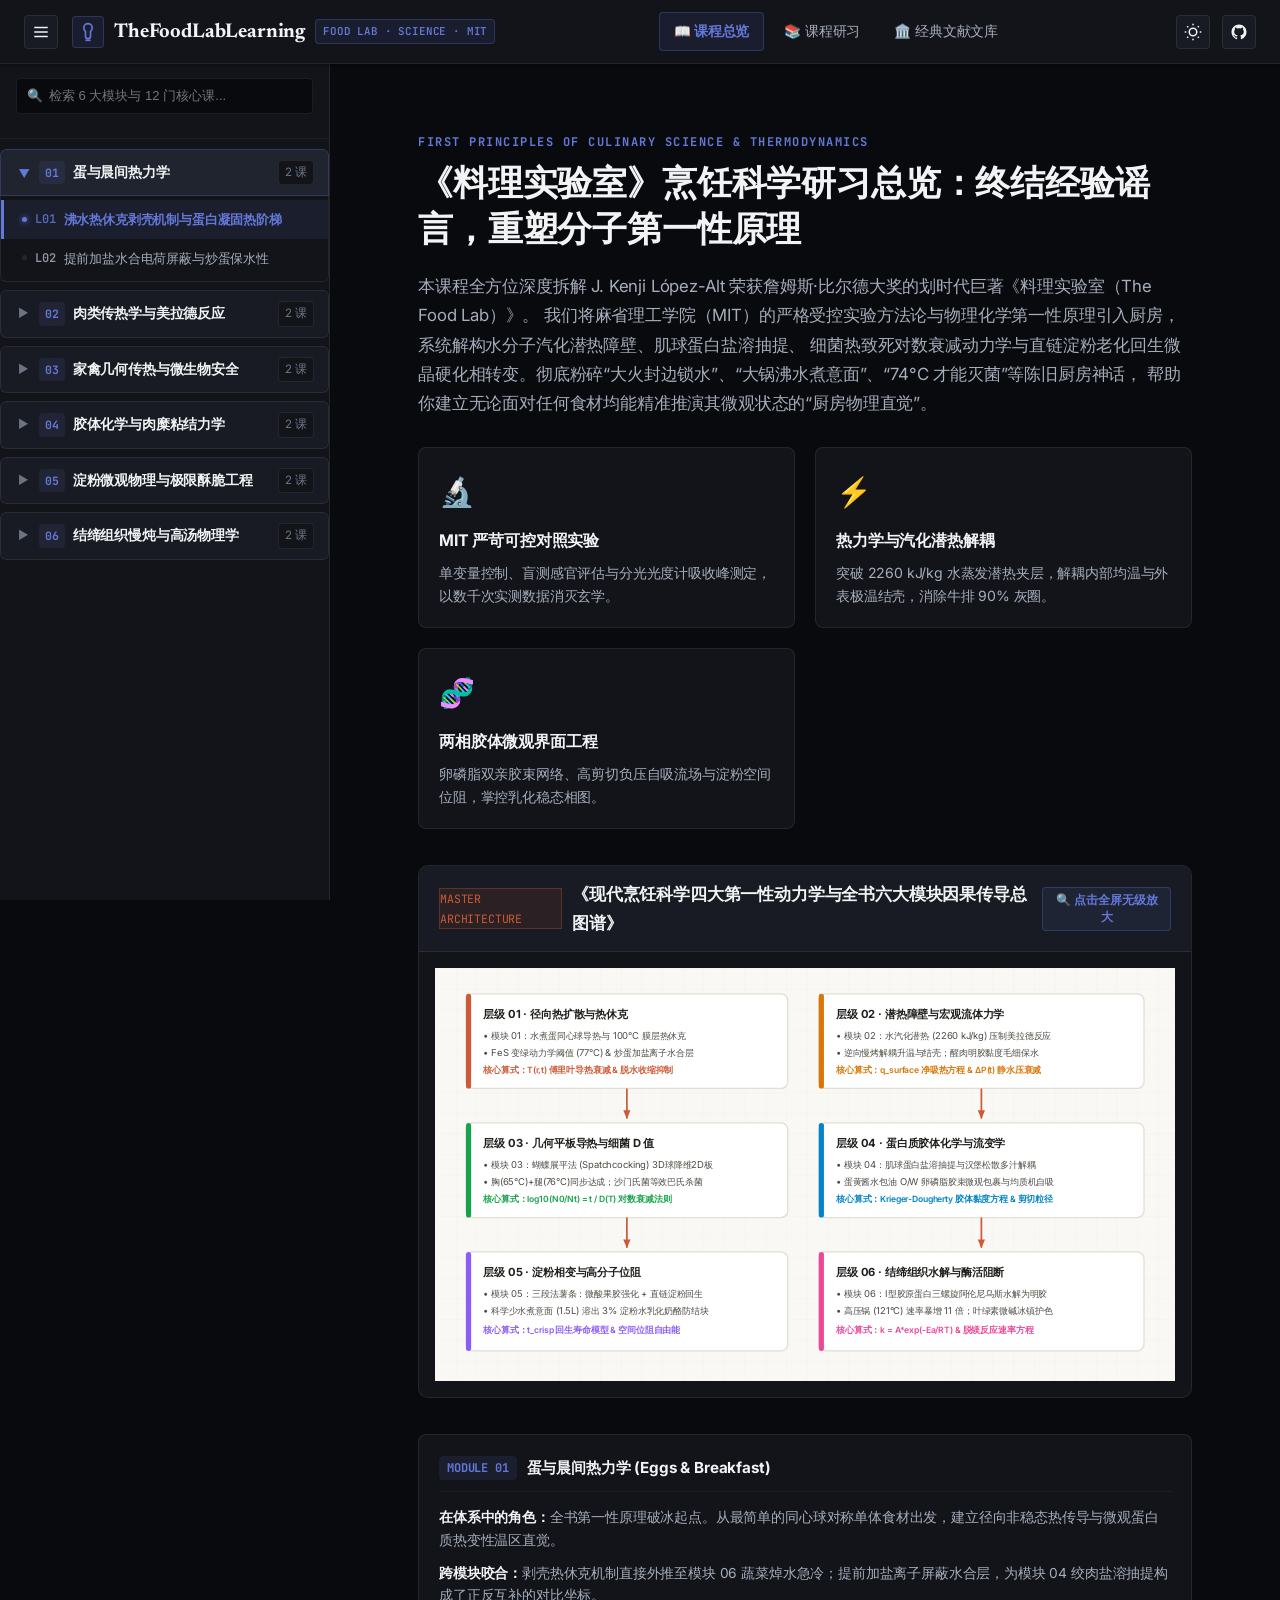
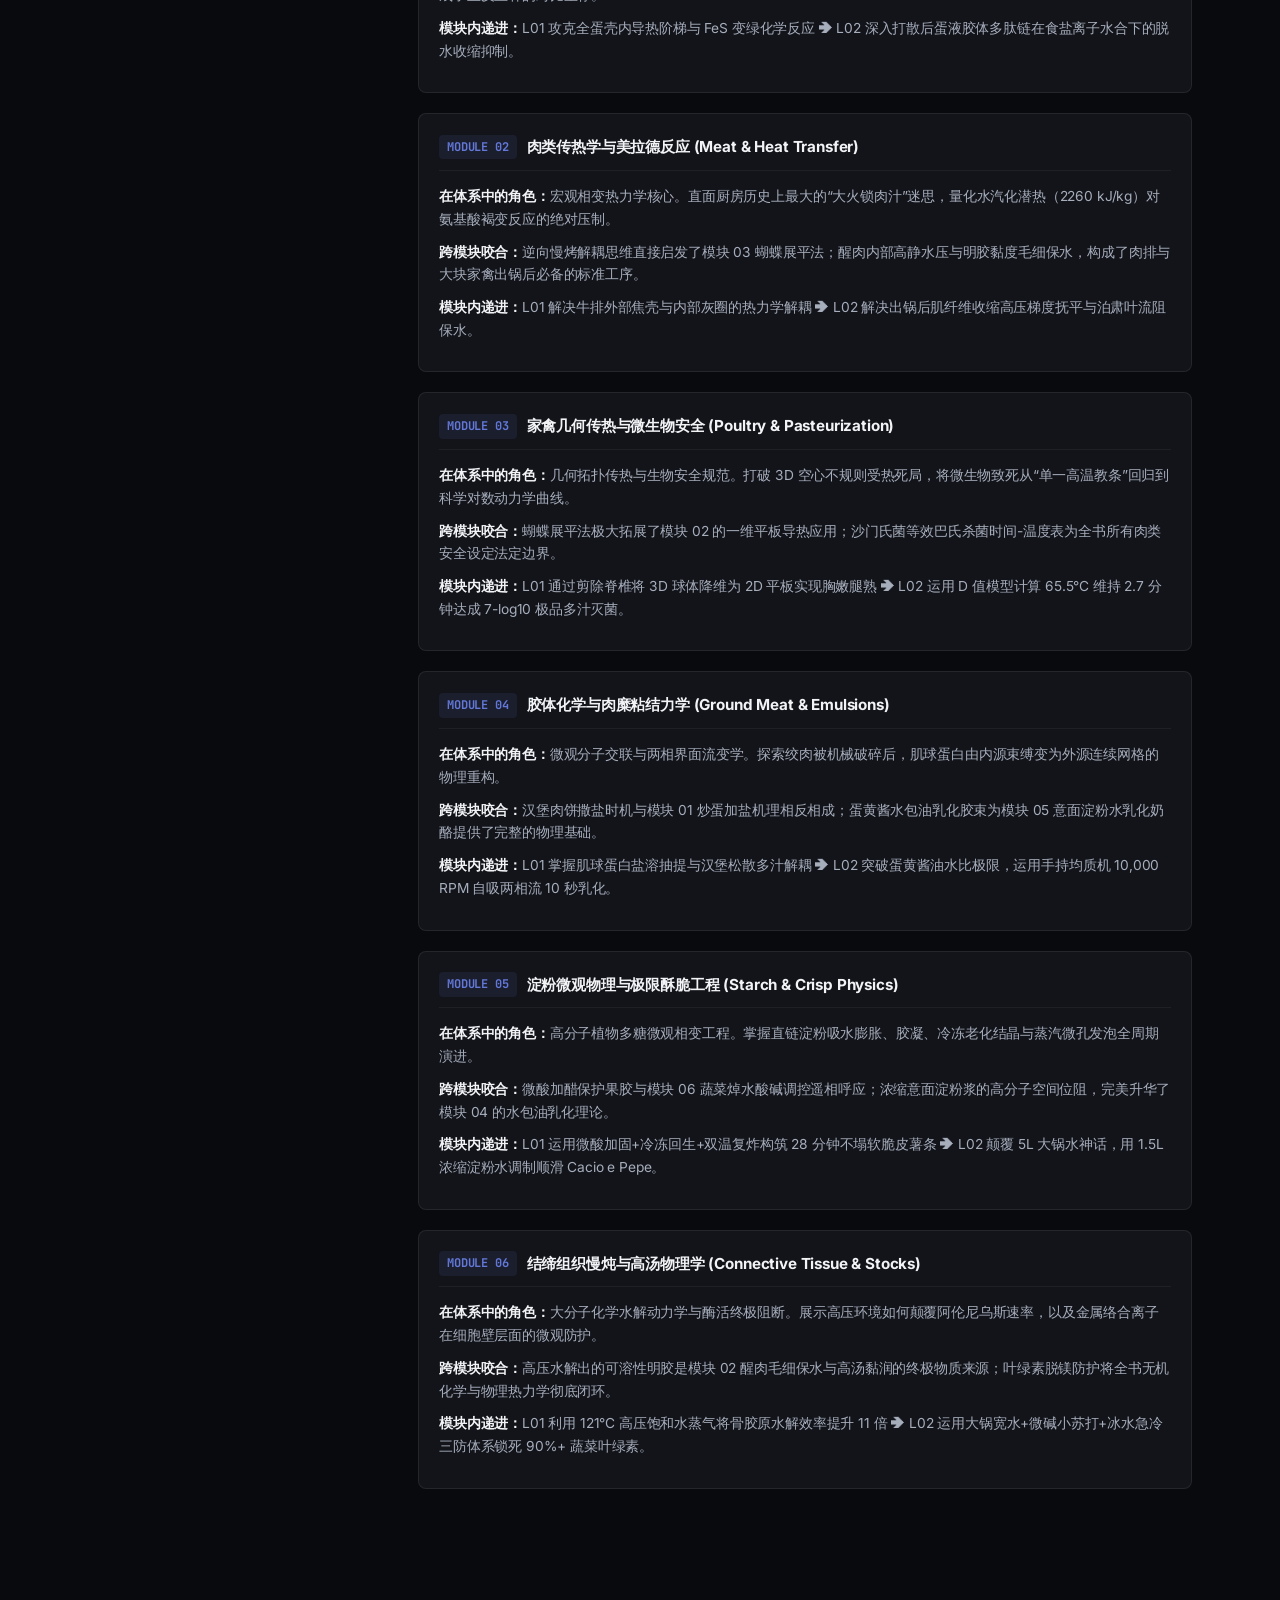
<file: index.html>
<!DOCTYPE html>
<html lang="zh-CN" data-theme="dark">
<head>
  <meta charset="UTF-8">
  <meta name="viewport" content="width=device-width, initial-scale=1.0">
  <title>TheFoodLabLearning | 料理实验室：现代烹饪科学与微观物理研习平台 (Anthropic Edition)</title>
  <meta name="description" content="深入解构 J. Kenji López-Alt 殿堂级巨著《料理实验室 (The Food Lab)》：分子热力学、水汽化潜热障壁、牛排逆向慢烤、蝴蝶展平法、沙门氏菌巴氏杀菌、肌球蛋白盐溶抽提与水包油乳化胶体物理。">
  <link rel="preconnect" href="https://fonts.googleapis.com">
  <link rel="preconnect" href="https://fonts.gstatic.com" crossorigin>
  <link href="https://fonts.googleapis.com/css2?family=Inter:wght@400;500;600;700&family=JetBrains+Mono:wght@400;500;600&family=Newsreader:ital,opsz,wght@0,6..72,400;0,6..72,600;1,6..72,400&display=swap" rel="stylesheet">
  
  <link rel="stylesheet" href="css/style.css?v=20261018_v4">
  
  <!-- KaTeX High-Performance Math Engine (Vendored Local + Fallback) -->
  <link rel="stylesheet" href="vendor/katex/katex.min.css" onerror="this.onerror=null;this.href='https://cdnjs.cloudflare.com/ajax/libs/KaTeX/0.16.9/katex.min.css';">
  <script src="vendor/katex/katex.min.js" onerror="this.onerror=null;this.src='https://cdnjs.cloudflare.com/ajax/libs/KaTeX/0.16.9/katex.min.js';"></script>
  <script src="vendor/katex/auto-render.min.js" onerror="this.onerror=null;this.src='https://cdnjs.cloudflare.com/ajax/libs/KaTeX/0.16.9/contrib/auto-render.min.js';"></script>
</head>
<body>
  <div class="app-container">
    <!-- Top Navigation Bar -->
    <header class="top-nav">
      <div style="display:flex; align-items:center; gap:14px;">
        <button class="sidebar-toggle-btn" id="sidebarToggleBtn" title="切换目录侧边栏">
          <svg width="18" height="18" viewBox="0 0 24 24" fill="none" stroke="currentColor" stroke-width="2"><line x1="3" y1="12" x2="21" y2="12"/><line x1="3" y1="6" x2="21" y2="6"/><line x1="3" y1="18" x2="21" y2="18"/></svg>
        </button>
        <a href="index.html" class="nav-brand">
          <div class="brand-icon">
            <svg width="20" height="20" viewBox="0 0 24 24" fill="none" stroke="currentColor" stroke-width="2"><path d="M12 2a5 5 0 0 1 5 5c0 2-1 3.5-2 4.5V17a3 3 0 0 1-6 0v-5.5C8 10.5 7 9 7 7a5 5 0 0 1 5-5z"/><path d="M9 22h6"/></svg>
          </div>
          <span>TheFoodLabLearning</span>
          <span class="brand-badge">FOOD LAB · SCIENCE · MIT</span>
        </a>
      </div>

      <nav class="nav-center-menu">
        <a href="#overviewSection" class="nav-item-btn active" id="navBtn_overview" onclick="app.switchMainView('overview'); return false;">📖 课程总览</a>
        <a href="#curriculumSection" class="nav-item-btn" id="navBtn_curriculum" onclick="app.switchMainView('curriculum'); return false;">📚 课程研习</a>
        <a href="#librarySection" class="nav-item-btn" id="navBtn_library" onclick="app.switchMainView('library'); return false;">🏛️ 经典文献文库</a>
      </nav>

      <div class="nav-right-actions">
        <!-- Theme Toggle -->
        <button class="theme-toggle-btn" id="themeToggleBtn" title="切换深色/浅色模式">
          <svg width="18" height="18" viewBox="0 0 24 24" fill="none" stroke="currentColor" stroke-width="2"><circle cx="12" cy="12" r="5"/><line x1="12" y1="1" x2="12" y2="3"/><line x1="12" y1="21" x2="12" y2="23"/><line x1="4.22" y1="4.22" x2="5.64" y2="5.64"/><line x1="18.36" y1="18.36" x2="19.78" y2="19.78"/><line x1="1" y1="12" x2="3" y2="12"/><line x1="21" y1="12" x2="23" y2="12"/><line x1="4.22" y1="19.78" x2="5.64" y2="18.36"/><line x1="18.36" y1="5.64" x2="19.78" y2="4.22"/></svg>
        </button>

        <!-- GitHub Repo Link -->
        <a href="https://github.com/hsthanb4/foodlab-course" target="_blank" rel="noopener" class="theme-toggle-btn" title="查看 GitHub 仓库源码">
          <svg width="18" height="18" viewBox="0 0 24 24" fill="currentColor"><path fill-rule="evenodd" clip-rule="evenodd" d="M12 2C6.477 2 2 6.484 2 12.017c0 4.425 2.865 8.18 6.839 9.504.5.092.682-.217.682-.483 0-.237-.008-.868-.013-1.703-2.782.605-3.369-1.343-3.369-1.343-.454-1.158-1.11-1.466-1.11-1.466-.908-.62.069-.608.069-.608 1.003.07 1.53 1.032 1.53 1.032.892 1.53 2.341 1.088 2.91.832.092-.647.35-1.088.636-1.338-2.22-.253-4.555-1.113-4.555-4.951 0-1.093.39-1.988 1.029-2.688-.103-.253-.446-1.272.098-2.65 0 0 .84-.27 2.75 1.026A9.564 9.564 0 0112 6.844c.85.004 1.705.115 2.504.337 1.909-1.296 2.747-1.027 2.747-1.027.546 1.379.202 2.398.1 2.651.64.7 1.028 1.595 1.028 2.688 0 3.848-2.339 4.695-4.566 4.943.359.309.678.92.678 1.855 0 1.338-.012 2.419-.012 2.747 0 .268.18.58.688.482A10.019 10.019 0 0022 12.017C22 6.484 17.522 2 12 2z"/></svg>
        </a>
      </div>
    </header>

    <!-- Main Body Container -->
    <div class="main-wrapper">
      <!-- Left Course Sidebar -->
      <aside class="course-sidebar" id="courseSidebar">
        <div class="sidebar-header">
          <div class="search-box">
            <span class="search-icon">🔍</span>
            <input type="text" id="sidebarSearchInput" placeholder="检索 6 大模块与 12 门核心课...">
          </div>
        </div>

        <!-- 6 Modules Tree List -->
        <div class="module-tree-container" id="sidebarModuleTree">
          <!-- Rendered dynamically by app.js -->
        </div>
      </aside>

      <!-- Center Main Content Workspace -->
      <main class="content-area">

        <!-- =========================================================
             1. DEDICATED COURSE OVERVIEW SECTION
             ========================================================= -->
        <section class="overview-section" id="overviewSection" style="display:block;">
          <div class="overview-hero-header">
            <div class="overview-eyebrow">FIRST PRINCIPLES OF CULINARY SCIENCE & THERMODYNAMICS</div>
            <h1 class="overview-main-title">《料理实验室》烹饪科学研习总览：终结经验谣言，重塑分子第一性原理</h1>
            <p class="overview-lead-text">
              本课程全方位深度拆解 J. Kenji López-Alt 荣获詹姆斯·比尔德大奖的划时代巨著《料理实验室（The Food Lab）》。
              我们将麻省理工学院（MIT）的严格受控实验方法论与物理化学第一性原理引入厨房，系统解构水分子汽化潜热障壁、肌球蛋白盐溶抽提、
              细菌热致死对数衰减动力学与直链淀粉老化回生微晶硬化相转变。彻底粉碎“大火封边锁水”、“大锅沸水煮意面”、“74°C 才能灭菌”等陈旧厨房神话，
              帮助你建立无论面对任何食材均能精准推演其微观状态的“厨房物理直觉”。
            </p>

            <div class="overview-key-pillars">
              <div class="pillar-card">
                <div class="pillar-icon">🔬</div>
                <div class="pillar-title">MIT 严苛可控对照实验</div>
                <div class="pillar-desc">单变量控制、盲测感官评估与分光光度计吸收峰测定，以数千次实测数据消灭玄学。</div>
              </div>
              <div class="pillar-card">
                <div class="pillar-icon">⚡</div>
                <div class="pillar-title">热力学与汽化潜热解耦</div>
                <div class="pillar-desc">突破 2260 kJ/kg 水蒸发潜热夹层，解耦内部均温与外表极温结壳，消除牛排 90% 灰圈。</div>
              </div>
              <div class="pillar-card">
                <div class="pillar-icon">🧬</div>
                <div class="pillar-title">两相胶体微观界面工程</div>
                <div class="pillar-desc">卵磷脂双亲胶束网络、高剪切负压自吸流场与淀粉空间位阻，掌控乳化稳态相图。</div>
              </div>
            </div>
          </div>

          <!-- Master Architecture Diagram -->
          <div class="overview-diagram-wrapper">
            <div class="overview-diagram-header">
              <div style="display:flex; align-items:center; gap:10px;">
                <span class="diagram-tag" style="background:rgba(204, 90, 54, 0.1); color:#CC5A36; border:1px solid rgba(204, 90, 54, 0.3);">MASTER ARCHITECTURE</span>
                <span style="font-weight:700; font-size:1.05rem; color:var(--text-primary);">《现代烹饪科学四大第一性动力学与全书六大模块因果传导总图谱》</span>
              </div>
              <button class="zoom-btn" onclick="app.openLightboxWithSvg('overviewArchitectureSvg')">🔍 点击全屏无级放大</button>
            </div>

            <div class="overview-svg-box">
              <svg id="overviewArchitectureSvg" class="scientific-svg" viewBox="0 0 860 480" width="100%" style="max-width:100%; height:auto; display:block;" xmlns="http://www.w3.org/2000/svg">
                <defs>
                  <pattern id="grid_overview" width="24" height="24" patternUnits="userSpaceOnUse">
                    <path d="M 24 0 L 0 0 0 24" fill="none" stroke="#EFECE6" stroke-width="0.8"/>
                  </pattern>
                  <marker id="arrow_roadmap" viewBox="0 0 10 10" refX="8" refY="5" markerWidth="6" markerHeight="6" orient="auto-start-reverse">
                    <path d="M 0 1.5 L 8.5 5 L 0 8.5 z" fill="#CC5A36"/>
                  </marker>
                </defs>
                <rect width="860" height="480" fill="#FAF8F5"/>
                <rect width="860" height="480" fill="url(#grid_overview)"/>

                <!-- Top Tier: Level 1 Non-steady Heat & Thermal Shock -->
                <g transform="translate(36, 30)">
                  <rect width="374" height="110" rx="8" fill="#FFFFFF" stroke="#E2DDD5" stroke-width="1.5"/>
                  <rect width="6" height="110" rx="3" fill="#CC5A36"/>
                  <text x="20" y="28" font-family="'Inter', sans-serif" font-size="13" font-weight="700" fill="#1F1E1B">层级 01 · 径向热扩散与热休克</text>
                  <text x="20" y="52" font-family="'Inter', sans-serif" font-size="11" fill="#4E4B45">• 模块 01：水煮蛋同心球导热与 100°C 膜层热休克</text>
                  <text x="20" y="72" font-family="'Inter', sans-serif" font-size="11" fill="#4E4B45">• FeS 变绿动力学阈值 (77°C) & 炒蛋加盐离子水合层</text>
                  <text x="20" y="92" font-family="'Inter', sans-serif" font-size="10" font-weight="600" fill="#CC5A36">核心算式：T(r,t) 傅里叶导热衰减 & 脱水收缩抑制</text>
                </g>

                <g transform="translate(446, 30)">
                  <rect width="378" height="110" rx="8" fill="#FFFFFF" stroke="#E2DDD5" stroke-width="1.5"/>
                  <rect width="6" height="110" rx="3" fill="#D97706"/>
                  <text x="20" y="28" font-family="'Inter', sans-serif" font-size="13" font-weight="700" fill="#1F1E1B">层级 02 · 潜热障壁与宏观流体力学</text>
                  <text x="20" y="52" font-family="'Inter', sans-serif" font-size="11" fill="#4E4B45">• 模块 02：水汽化潜热 (2260 kJ/kg) 压制美拉德反应</text>
                  <text x="20" y="72" font-family="'Inter', sans-serif" font-size="11" fill="#4E4B45">• 逆向慢烤解耦升温与结壳；醒肉明胶黏度毛细保水</text>
                  <text x="20" y="92" font-family="'Inter', sans-serif" font-size="10" font-weight="600" fill="#D97706">核心算式：q_surface 净吸热方程 & ΔP(t) 静水压衰减</text>
                </g>

                <!-- Arrows Down -->
                <path d="M 223 140 L 223 175" fill="none" stroke="#CC5A36" stroke-width="2" marker-end="url(#arrow_roadmap)"/>
                <path d="M 635 140 L 635 175" fill="none" stroke="#CC5A36" stroke-width="2" marker-end="url(#arrow_roadmap)"/>

                <!-- Middle Tier: Level 3 Geometry & Microbiological Inactivation -->
                <g transform="translate(36, 180)">
                  <rect width="374" height="110" rx="8" fill="#FFFFFF" stroke="#E2DDD5" stroke-width="1.5"/>
                  <rect width="6" height="110" rx="3" fill="#16A34A"/>
                  <text x="20" y="28" font-family="'Inter', sans-serif" font-size="13" font-weight="700" fill="#1F1E1B">层级 03 · 几何平板导热与细菌 D 值</text>
                  <text x="20" y="52" font-family="'Inter', sans-serif" font-size="11" fill="#4E4B45">• 模块 03：蝴蝶展平法 (Spatchcocking) 3D球降维2D板</text>
                  <text x="20" y="72" font-family="'Inter', sans-serif" font-size="11" fill="#4E4B45">• 胸(65°C)+腿(76°C)同步达成；沙门氏菌等效巴氏杀菌</text>
                  <text x="20" y="92" font-family="'Inter', sans-serif" font-size="10" font-weight="600" fill="#16A34A">核心算式：log10(N0/Nt) = t / D(T) 对数衰减法则</text>
                </g>

                <g transform="translate(446, 180)">
                  <rect width="378" height="110" rx="8" fill="#FFFFFF" stroke="#E2DDD5" stroke-width="1.5"/>
                  <rect width="6" height="110" rx="3" fill="#0284C7"/>
                  <text x="20" y="28" font-family="'Inter', sans-serif" font-size="13" font-weight="700" fill="#1F1E1B">层级 04 · 蛋白质胶体化学与流变学</text>
                  <text x="20" y="52" font-family="'Inter', sans-serif" font-size="11" fill="#4E4B45">• 模块 04：肌球蛋白盐溶抽提与汉堡松散多汁解耦</text>
                  <text x="20" y="72" font-family="'Inter', sans-serif" font-size="11" fill="#4E4B45">• 蛋黄酱水包油 O/W 卵磷脂胶束微观包裹与均质机自吸</text>
                  <text x="20" y="92" font-family="'Inter', sans-serif" font-size="10" font-weight="600" fill="#0284C7">核心算式：Krieger-Dougherty 胶体黏度方程 & 剪切粒径</text>
                </g>

                <!-- Arrows Down -->
                <path d="M 223 290 L 223 325" fill="none" stroke="#CC5A36" stroke-width="2" marker-end="url(#arrow_roadmap)"/>
                <path d="M 635 290 L 635 325" fill="none" stroke="#CC5A36" stroke-width="2" marker-end="url(#arrow_roadmap)"/>

                <!-- Bottom Tier: Level 5 Polymers, Starch Retrogradation & Enzyme Kinetics -->
                <g transform="translate(36, 330)">
                  <rect width="374" height="115" rx="8" fill="#FFFFFF" stroke="#E2DDD5" stroke-width="1.5"/>
                  <rect width="6" height="115" rx="3" fill="#8B5CF6"/>
                  <text x="20" y="28" font-family="'Inter', sans-serif" font-size="13" font-weight="700" fill="#1F1E1B">层级 05 · 淀粉相变与高分子位阻</text>
                  <text x="20" y="52" font-family="'Inter', sans-serif" font-size="11" fill="#4E4B45">• 模块 05：三段法薯条：微酸果胶强化 + 直链淀粉回生</text>
                  <text x="20" y="72" font-family="'Inter', sans-serif" font-size="11" fill="#4E4B45">• 科学少水煮意面 (1.5L) 溶出 3% 淀粉水乳化奶酪防结块</text>
                  <text x="20" y="94" font-family="'Inter', sans-serif" font-size="10" font-weight="600" fill="#8B5CF6">核心算式：t_crisp 回生寿命模型 & 空间位阻自由能</text>
                </g>

                <g transform="translate(446, 330)">
                  <rect width="378" height="115" rx="8" fill="#FFFFFF" stroke="#E2DDD5" stroke-width="1.5"/>
                  <rect width="6" height="115" rx="3" fill="#EC4899"/>
                  <text x="20" y="28" font-family="'Inter', sans-serif" font-size="13" font-weight="700" fill="#1F1E1B">层级 06 · 结缔组织水解与酶活阻断</text>
                  <text x="20" y="52" font-family="'Inter', sans-serif" font-size="11" fill="#4E4B45">• 模块 06：I型胶原蛋白三螺旋阿伦尼乌斯水解为明胶</text>
                  <text x="20" y="72" font-family="'Inter', sans-serif" font-size="11" fill="#4E4B45">• 高压锅 (121°C) 速率暴增 11 倍；叶绿素微碱冰镇护色</text>
                  <text x="20" y="94" font-family="'Inter', sans-serif" font-size="10" font-weight="600" fill="#EC4899">核心算式：k = A*exp(-Ea/RT) & 脱镁反应速率方程</text>
                </g>
              </svg>
            </div>
          </div>

          <!-- 6 Detailed Module Roadmap Cards -->
          <div class="overview-modules-detail-grid" style="margin-top:36px; display:grid; grid-template-columns:repeat(auto-fit, minmax(380px, 1fr)); gap:20px;">
            <div class="overview-module-card">
              <div class="omc-header">
                <span class="omc-num">MODULE 01</span>
                <span class="omc-title">蛋与晨间热力学 (Eggs & Breakfast)</span>
              </div>
              <div class="omc-body">
                <p><strong>在体系中的角色：</strong>全书第一性原理破冰起点。从最简单的同心球对称单体食材出发，建立径向非稳态热传导与微观蛋白质热变性温区直觉。</p>
                <p><strong>跨模块咬合：</strong>剥壳热休克机制直接外推至模块 06 蔬菜焯水急冷；提前加盐离子屏蔽水合层，为模块 04 绞肉盐溶抽提构成了正反互补的对比坐标。</p>
                <p><strong>模块内递进：</strong>L01 攻克全蛋壳内导热阶梯与 FeS 变绿化学反应 ➔ L02 深入打散后蛋液胶体多肽链在食盐离子水合下的脱水收缩抑制。</p>
              </div>
            </div>

            <div class="overview-module-card">
              <div class="omc-header">
                <span class="omc-num">MODULE 02</span>
                <span class="omc-title">肉类传热学与美拉德反应 (Meat & Heat Transfer)</span>
              </div>
              <div class="omc-body">
                <p><strong>在体系中的角色：</strong>宏观相变热力学核心。直面厨房历史上最大的“大火锁肉汁”迷思，量化水汽化潜热（2260 kJ/kg）对氨基酸褐变反应的绝对压制。</p>
                <p><strong>跨模块咬合：</strong>逆向慢烤解耦思维直接启发了模块 03 蝴蝶展平法；醒肉内部高静水压与明胶黏度毛细保水，构成了肉排与大块家禽出锅后必备的标准工序。</p>
                <p><strong>模块内递进：</strong>L01 解决牛排外部焦壳与内部灰圈的热力学解耦 ➔ L02 解决出锅后肌纤维收缩高压梯度抚平与泊肃叶流阻保水。</p>
              </div>
            </div>

            <div class="overview-module-card">
              <div class="omc-header">
                <span class="omc-num">MODULE 03</span>
                <span class="omc-title">家禽几何传热与微生物安全 (Poultry & Pasteurization)</span>
              </div>
              <div class="omc-body">
                <p><strong>在体系中的角色：</strong>几何拓扑传热与生物安全规范。打破 3D 空心不规则受热死局，将微生物致死从“单一高温教条”回归到科学对数动力学曲线。</p>
                <p><strong>跨模块咬合：</strong>蝴蝶展平法极大拓展了模块 02 的一维平板导热应用；沙门氏菌等效巴氏杀菌时间-温度表为全书所有肉类安全设定法定边界。</p>
                <p><strong>模块内递进：</strong>L01 通过剪除脊椎将 3D 球体降维为 2D 平板实现胸嫩腿熟 ➔ L02 运用 D 值模型计算 65.5°C 维持 2.7 分钟达成 7-log10 极品多汁灭菌。</p>
              </div>
            </div>

            <div class="overview-module-card">
              <div class="omc-header">
                <span class="omc-num">MODULE 04</span>
                <span class="omc-title">胶体化学与肉糜粘结力学 (Ground Meat & Emulsions)</span>
              </div>
              <div class="omc-body">
                <p><strong>在体系中的角色：</strong>微观分子交联与两相界面流变学。探索绞肉被机械破碎后，肌球蛋白由内源束缚变为外源连续网格的物理重构。</p>
                <p><strong>跨模块咬合：</strong>汉堡肉饼撒盐时机与模块 01 炒蛋加盐机理相反相成；蛋黄酱水包油乳化胶束为模块 05 意面淀粉水乳化奶酪提供了完整的物理基础。</p>
                <p><strong>模块内递进：</strong>L01 掌握肌球蛋白盐溶抽提与汉堡松散多汁解耦 ➔ L02 突破蛋黄酱油水比极限，运用手持均质机 10,000 RPM 自吸两相流 10 秒乳化。</p>
              </div>
            </div>

            <div class="overview-module-card">
              <div class="omc-header">
                <span class="omc-num">MODULE 05</span>
                <span class="omc-title">淀粉微观物理与极限酥脆工程 (Starch & Crisp Physics)</span>
              </div>
              <div class="omc-body">
                <p><strong>在体系中的角色：</strong>高分子植物多糖微观相变工程。掌握直链淀粉吸水膨胀、胶凝、冷冻老化结晶与蒸汽微孔发泡全周期演进。</p>
                <p><strong>跨模块咬合：</strong>微酸加醋保护果胶与模块 06 蔬菜焯水酸碱调控遥相呼应；浓缩意面淀粉浆的高分子空间位阻，完美升华了模块 04 的水包油乳化理论。</p>
                <p><strong>模块内递进：</strong>L01 运用微酸加固+冷冻回生+双温复炸构筑 28 分钟不塌软脆皮薯条 ➔ L02 颠覆 5L 大锅水神话，用 1.5L 浓缩淀粉水调制顺滑 Cacio e Pepe。</p>
              </div>
            </div>

            <div class="overview-module-card">
              <div class="omc-header">
                <span class="omc-num">MODULE 06</span>
                <span class="omc-title">结缔组织慢炖与高汤物理学 (Connective Tissue & Stocks)</span>
              </div>
              <div class="omc-body">
                <p><strong>在体系中的角色：</strong>大分子化学水解动力学与酶活终极阻断。展示高压环境如何颠覆阿伦尼乌斯速率，以及金属络合离子在细胞壁层面的微观防护。</p>
                <p><strong>跨模块咬合：</strong>高压水解出的可溶性明胶是模块 02 醒肉毛细保水与高汤黏润的终极物质来源；叶绿素脱镁防护将全书无机化学与物理热力学彻底闭环。</p>
                <p><strong>模块内递进：</strong>L01 利用 121°C 高压饱和水蒸气将骨胶原水解效率提升 11 倍 ➔ L02 运用大锅宽水+微碱小苏打+冰水急冷三防体系锁死 90%+ 蔬菜叶绿素。</p>
              </div>
            </div>
          </div>
        </section>

        <!-- =========================================================
             2. DEDICATED CURRICULUM LESSON WORKSPACE
             ========================================================= -->
        <section class="curriculum-section" id="curriculumSection" style="display:none;">
          <div class="lesson-view-container" id="lessonViewContainer">
            <!-- Dynamically populated by app.js renderCurrentLesson() -->
          </div>
        </section>

        <!-- =========================================================
             3. CLASSICAL LITERATURE RESEARCH LIBRARY
             ========================================================= -->
        <section class="library-section" id="librarySection" style="display:none;">
          <div class="library-hero-header">
            <div class="overview-eyebrow">THE CANONICAL CULINARY SCIENCE ARCHIVE</div>
            <h1 class="library-main-title">🏛️ 经典烹饪科学文献文库</h1>
            <p class="overview-lead-text">
              严选 6 部奠定现代烹饪科学、分子美食与食品安全体系的划时代巨著与官方技术白皮书。
              每部文献均经过严格人工核验，杜绝模糊搜索中转与 404 错误页，提供已验证的合法官方开放阅读直达通道与基于权威真实 MD5 的极速下载借阅直链。
            </p>
          </div>

          <div class="library-books-grid" id="libraryBooksGrid">
            <!-- Populated dynamically by app.js renderBooks() -->
          </div>
        </section>

      </main>
    </div>
  </div>

  <!-- =========================================================
       4. FULLSCREEN VECTOR ZOOM LIGHTBOX MODAL
       ========================================================= -->
  <div class="lightbox-modal" id="diagramLightboxModal">
    <div class="lightbox-backdrop" onclick="app.closeLightbox()"></div>
    <div class="lightbox-content-box">
      <div class="lightbox-top-bar">
        <span class="lightbox-title" id="lightboxDiagramTitle">科学绘图全屏无级缩放查看器</span>
        <div class="lightbox-actions">
          <button class="lightbox-btn" onclick="app.zoomLightbox(0.2)" title="放大 (+20%)">🔍 放大</button>
          <button class="lightbox-btn" onclick="app.zoomLightbox(-0.2)" title="缩小 (-20%)">🔍 缩小</button>
          <button class="lightbox-btn" onclick="app.resetLightboxZoom()" title="重置比例 (100%)">↺ 100%</button>
          <span class="lightbox-scale-indicator" id="lightboxScaleIndicator">100%</span>
          <button class="lightbox-btn close-btn" onclick="app.closeLightbox()" title="关闭灯箱 (ESC)">✕ 关闭</button>
        </div>
      </div>
      <div class="lightbox-svg-stage" id="lightboxSvgStage">
        <!-- Cloned SVG inserted here dynamically -->
      </div>
    </div>
  </div>

  <!-- Scripts -->
  <script src="js/data-curriculum.js?v=20261018_v4"></script>
  <script src="js/data-books.js?v=20261018_v4"></script>
  <script src="js/app.js?v=20261018_v4"></script>
</body>
</html>
</file>
<file: css/style.css>
/* ===================================================================
   TheFoodLabLearning - Institutional Minimalist Design System (Linear / Radix Iris Edition)
   Calm, Luxurious, High-End Quantitative Engineering Aesthetic
   
   Design Philosophy:
   1. Canvas / Card Base:
      • Light: Ceramic Alabaster (#F8F9FA) & Pure Card White (#FFFFFF)
      • Dark: Deep Basalt Slate (#090A0D) & Obsidian Surface (#12141A)
   2. Typography & Structure:
      • Light: Deep Obsidian Carbon Ink (#111318), Titanium Slate (#495057), Muted (#868E96)
      • Dark: Frost Titanium White (#F1F3F5), Cool Slate (#A6ADBB), Muted (#6C7484)
   3. Primary Brand Accent (Linear Iris & Precision Slate-Blue):
      • Light: Calm Deep Iris (#3B5CCC)
      • Dark: Velvety High-End Iris (#6378D8)
   4. 6-Module Harmonious Slate & Iris Hierarchy (Zero glare, calm and restrained):
      • Module 01 (EVM Storage & Memory): Muted Slate Azure (#4A6B82 / dark #688FA8)
      • Module 02 (Compiler & Yul): Precision Cool Slate (#475569 / dark #7B8B9F)
      • Module 03 (CFMM Convex Math): Deep Iris Cobalt (#3E54AC / dark #6378D8)
      • Module 04 (Pure Yul Core): Obsidian Sapphire (#2A3E8A / dark #4E65C8)
      • Module 05 (Mainnet Guards): Titanium Slate Teal (#336B7E / dark #4E8EA2)
      • Module 06 (Flashbots Bribe): Apex Indigo Violet (#4F46E5 / dark #736BEE)
   =================================================================== */

:root {
  /* 1. Base Backgrounds (Light - Ceramic Alabaster & Pure White) */
  --bg-primary: #F8F9FA;
  --bg-secondary: #FFFFFF;
  --bg-tertiary: #F1F3F5;
  --bg-surface: #E9ECEF;
  --bg-card: #FFFFFF;
  --bg-glass: rgba(255, 255, 255, 0.94);
  --bg-code: #0B0C0F;
  --bg-code-header: #14171E;

  /* 2. Neutral Ink & Structural Borders */
  --text-primary: #111318;
  --text-secondary: #495057;
  --text-muted: #868E96;
  --text-dim: #ADB5BD;

  --border-primary: #E2E4E8;
  --border-subtle: #EDEDF0;
  --border-dark: #CED4DA;
  --border-focus: #3B5CCC;

  /* 3. Primary Brand Accent (Linear Iris / Precision Slate-Blue) */
  --claude-terracotta: #3B5CCC;
  --claude-terracotta-hover: #2E46A3;
  --claude-terracotta-light: rgba(59, 92, 204, 0.06);
  --claude-terracotta-border: rgba(59, 92, 204, 0.22);

  --brand-blue: #3B5CCC;
  --brand-blue-hover: #2E46A3;
  --brand-blue-light: rgba(59, 92, 204, 0.06);
  --brand-blue-border: rgba(59, 92, 204, 0.22);

  /* 4. 6-Module Harmonious Slate & Iris Hierarchy (Light Mode) */
  --mod-01-color: #4A6B82;
  --mod-01-bg: rgba(74, 107, 130, 0.06);
  --mod-01-border: rgba(74, 107, 130, 0.20);

  --mod-02-color: #475569;
  --mod-02-bg: rgba(71, 85, 105, 0.06);
  --mod-02-border: rgba(71, 85, 105, 0.20);

  --mod-03-color: #3E54AC;
  --mod-03-bg: rgba(62, 84, 172, 0.06);
  --mod-03-border: rgba(62, 84, 172, 0.20);

  --mod-04-color: #2A3E8A;
  --mod-04-bg: rgba(42, 62, 138, 0.06);
  --mod-04-border: rgba(42, 62, 138, 0.20);

  --mod-05-color: #336B7E;
  --mod-05-bg: rgba(51, 107, 126, 0.06);
  --mod-05-border: rgba(51, 107, 126, 0.20);

  --mod-06-color: #4F46E5;
  --mod-06-bg: rgba(79, 70, 229, 0.06);
  --mod-06-border: rgba(79, 70, 229, 0.20);

  /* Unified Semantic Aliases */
  --accent-gold: #3B5CCC;
  --accent-gold-soft: rgba(59, 92, 204, 0.06);
  --accent-blue: #3B5CCC;
  --accent-blue-soft: rgba(59, 92, 204, 0.06);
  --accent-green: #2B7A78;
  --accent-green-soft: rgba(43, 122, 120, 0.06);
  --accent-red: #D93848;
  --accent-red-soft: rgba(217, 56, 72, 0.06);
  --accent-purple: #4F46E5;
  --accent-purple-soft: rgba(79, 70, 229, 0.06);

  --accent-sage: #336B7E;
  --accent-sage-bg: rgba(51, 107, 126, 0.06);
  --accent-sage-border: rgba(51, 107, 126, 0.20);
  --accent-slate: #2A3E8A;
  --accent-slate-bg: rgba(42, 62, 138, 0.06);
  --accent-slate-border: rgba(42, 62, 138, 0.20);
  --accent-ochre: #4F46E5;
  --accent-ochre-bg: rgba(79, 70, 229, 0.06);
  --accent-ochre-border: rgba(79, 70, 229, 0.20);

  /* Precision Subtle Hairline Shadows */
  --shadow-sm: 0 1px 2px rgba(17, 19, 24, 0.04);
  --shadow-md: 0 4px 10px rgba(17, 19, 24, 0.06);
  --shadow-lg: 0 10px 24px rgba(17, 19, 24, 0.08);
  --shadow-glow-gold: 0 0 16px rgba(59, 92, 204, 0.14);
  --shadow-glow-blue: 0 0 18px rgba(59, 92, 204, 0.18);

  /* Typography */
  --font-serif: "Newsreader", "Georgia", "Cambria", serif;
  --font-sans: "Inter", -apple-system, BlinkMacSystemFont, "PingFang SC", "Hiragino Sans GB", "Microsoft YaHei", sans-serif;
  --font-mono: "JetBrains Mono", "SF Mono", Menlo, Consolas, monospace;

  /* Layout Constants */
  --radius-sm: 4px;
  --radius-md: 8px;
  --radius-lg: 12px;
  --radius-xl: 16px;
  --radius-full: 9999px;
  --header-height: 64px;
  --sidebar-width: 330px;
  --transition-fast: 0.15s ease;
  --transition-normal: 0.25s ease;
}

[data-theme="dark"] {
  /* 1. Base Backgrounds (Dark - Obsidian Basalt & Deep Slate) */
  --bg-primary: #090A0D;
  --bg-secondary: #12141A;
  --bg-tertiary: #181B23;
  --bg-surface: #20242F;
  --bg-card: #12141A;
  --bg-glass: rgba(18, 20, 26, 0.94);
  --bg-code: #08090C;
  --bg-code-header: #101217;

  /* 2. Neutral Ink & Structural Borders */
  --text-primary: #F1F3F5;
  --text-secondary: #A6ADBB;
  --text-muted: #6C7484;
  --text-dim: #4B5362;

  --border-primary: rgba(255, 255, 255, 0.08);
  --border-subtle: rgba(255, 255, 255, 0.05);
  --border-dark: rgba(255, 255, 255, 0.14);
  --border-focus: #6378D8;

  /* 3. Primary Brand Accent (Dark Velvety Iris) */
  --claude-terracotta: #6378D8;
  --claude-terracotta-hover: #7E90E6;
  --claude-terracotta-light: rgba(99, 120, 216, 0.10);
  --claude-terracotta-border: rgba(99, 120, 216, 0.28);

  --brand-blue: #6378D8;
  --brand-blue-hover: #7E90E6;
  --brand-blue-light: rgba(99, 120, 216, 0.10);
  --brand-blue-border: rgba(99, 120, 216, 0.28);

  /* 4. 6-Module Harmonious Slate & Iris Hierarchy (Dark Mode) */
  --mod-01-color: #688FA8;
  --mod-01-bg: rgba(104, 143, 168, 0.10);
  --mod-01-border: rgba(104, 143, 168, 0.25);

  --mod-02-color: #7B8B9F;
  --mod-02-bg: rgba(123, 139, 159, 0.10);
  --mod-02-border: rgba(123, 139, 159, 0.25);

  --mod-03-color: #6378D8;
  --mod-03-bg: rgba(99, 120, 216, 0.10);
  --mod-03-border: rgba(99, 120, 216, 0.25);

  --mod-04-color: #4E65C8;
  --mod-04-bg: rgba(78, 101, 200, 0.10);
  --mod-04-border: rgba(78, 101, 200, 0.25);

  --mod-05-color: #4E8EA2;
  --mod-05-bg: rgba(78, 142, 162, 0.10);
  --mod-05-border: rgba(78, 142, 162, 0.25);

  --mod-06-color: #736BEE;
  --mod-06-bg: rgba(115, 107, 238, 0.10);
  --mod-06-border: rgba(115, 107, 238, 0.25);

  --accent-gold: #6378D8;
  --accent-gold-soft: rgba(99, 120, 216, 0.10);
  --accent-blue: #6378D8;
  --accent-blue-soft: rgba(99, 120, 216, 0.10);
  --accent-green: #38A89D;
  --accent-green-soft: rgba(56, 168, 157, 0.10);
  --accent-red: #F05D6E;
  --accent-red-soft: rgba(240, 93, 110, 0.10);
  --accent-purple: #736BEE;
  --accent-purple-soft: rgba(115, 107, 238, 0.10);

  --accent-sage: #4E8EA2;
  --accent-sage-bg: rgba(78, 142, 162, 0.10);
  --accent-sage-border: rgba(78, 142, 162, 0.25);
  --accent-slate: #4E65C8;
  --accent-slate-bg: rgba(78, 101, 200, 0.10);
  --accent-slate-border: rgba(78, 101, 200, 0.25);
  --accent-ochre: #736BEE;
  --accent-ochre-bg: rgba(115, 107, 238, 0.10);
  --accent-ochre-border: rgba(115, 107, 238, 0.25);

  --shadow-sm: 0 1px 3px rgba(0, 0, 0, 0.4);
  --shadow-md: 0 4px 12px rgba(0, 0, 0, 0.5);
  --shadow-lg: 0 12px 28px rgba(0, 0, 0, 0.7);
  --shadow-glow-gold: 0 0 16px rgba(99, 120, 216, 0.20);
  --shadow-glow-blue: 0 0 18px rgba(99, 120, 216, 0.22);
}

/* ===================================================================
   Base Elements & Reset
   =================================================================== */
* {
  box-sizing: border-box;
  margin: 0;
  padding: 0;
  -webkit-font-smoothing: antialiased;
}

body {
  font-family: var(--font-sans);
  background-color: var(--bg-primary);
  color: var(--text-primary);
  line-height: 1.7;
  letter-spacing: -0.01em;
  overflow-x: hidden;
  transition: background-color var(--transition-normal), color var(--transition-normal);
}

a {
  color: var(--claude-terracotta);
  text-decoration: none;
  transition: color var(--transition-fast);
}

a:hover {
  color: var(--claude-terracotta-hover);
  text-decoration: underline;
}

.text-accent {
  color: var(--claude-terracotta) !important;
  font-weight: 600;
}

/* Custom Scrollbar */
::-webkit-scrollbar {
  width: 6px;
  height: 6px;
}
::-webkit-scrollbar-track {
  background: var(--bg-primary);
}
::-webkit-scrollbar-thumb {
  background: var(--border-primary);
  border-radius: var(--radius-full);
}

/* App Wrapper */
.app-container {
  display: flex;
  flex-direction: column;
  min-height: 100vh;
}

/* ===================================================================
   Top Navigation Bar (Header)
   =================================================================== */
.top-nav {
  position: sticky;
  top: 0;
  z-index: 100;
  height: var(--header-height);
  background: var(--bg-secondary);
  border-bottom: 1px solid var(--border-primary);
  display: flex;
  align-items: center;
  justify-content: space-between;
  padding: 0 24px;
  box-shadow: var(--shadow-sm);
}

.nav-brand {
  display: flex;
  align-items: center;
  gap: 10px;
  font-family: var(--font-serif);
  font-size: 1.25rem;
  font-weight: 700;
  color: var(--text-primary);
  text-decoration: none;
}

.nav-brand:hover { text-decoration: none; }

.brand-icon {
  width: 32px;
  height: 32px;
  border-radius: var(--radius-sm);
  background: var(--claude-terracotta-light);
  border: 1px solid var(--claude-terracotta-border);
  display: flex;
  align-items: center;
  justify-content: center;
  color: var(--claude-terracotta);
}

.brand-badge {
  font-family: var(--font-mono);
  font-size: 0.68rem;
  font-weight: 600;
  padding: 2px 7px;
  border-radius: var(--radius-sm);
  background: var(--claude-terracotta-light);
  color: var(--claude-terracotta);
  border: 1px solid var(--claude-terracotta-border);
}

.nav-center-menu {
  display: flex;
  align-items: center;
  gap: 6px;
}

.nav-item-btn {
  padding: 7px 14px;
  border-radius: var(--radius-sm);
  font-size: 0.85rem;
  font-weight: 500;
  color: var(--text-secondary);
  text-decoration: none;
  transition: all var(--transition-fast);
}

.nav-item-btn:hover {
  background: var(--bg-tertiary);
  color: var(--text-primary);
  text-decoration: none;
}

.nav-item-btn.active {
  background: var(--claude-terracotta-light);
  color: var(--claude-terracotta);
  font-weight: 600;
  border: 1px solid var(--claude-terracotta-border);
}

.nav-right-actions {
  display: flex;
  align-items: center;
  gap: 12px;
}

.theme-toggle-btn, .sidebar-toggle-btn {
  width: 34px;
  height: 34px;
  border-radius: var(--radius-sm);
  border: 1px solid var(--border-primary);
  background: var(--bg-tertiary);
  color: var(--text-primary);
  display: flex;
  align-items: center;
  justify-content: center;
  cursor: pointer;
  transition: all var(--transition-fast);
}

.theme-toggle-btn:hover, .sidebar-toggle-btn:hover {
  background: var(--bg-surface);
  border-color: var(--claude-terracotta);
  color: var(--claude-terracotta);
}

/* ===================================================================
   Main Workspace Layout
   =================================================================== */
.main-wrapper {
  display: flex;
  flex: 1;
  position: relative;
}

/* Left Sidebar */
.course-sidebar {
  width: var(--sidebar-width);
  background: var(--bg-secondary);
  border-right: 1px solid var(--border-primary);
  flex-shrink: 0;
  display: flex;
  flex-direction: column;
  height: calc(100vh - var(--header-height));
  position: sticky;
  top: var(--header-height);
  overflow: hidden;
}

.sidebar-header {
  padding: 14px 16px;
  border-bottom: 1px solid var(--border-subtle);
}

.search-box {
  display: flex;
  align-items: center;
  background: var(--bg-primary);
  border: 1px solid var(--border-primary);
  border-radius: var(--radius-sm);
  padding: 6px 10px;
  margin-bottom: 10px;
}

.search-icon {
  font-size: 0.8rem;
  color: var(--text-muted);
  margin-right: 6px;
}

.search-box input {
  width: 100%;
  border: none;
  background: transparent;
  color: var(--text-primary);
  font-size: 0.82rem;
  outline: none;
}

.module-tree-container {
  flex: 1;
  overflow-y: auto;
  padding: 10px 0;
}

/* Module Group & Items */
.module-group {
  margin-bottom: 4px;
}

.module-header {
  padding: 10px 16px;
  display: flex;
  align-items: center;
  justify-content: space-between;
  cursor: pointer;
  border-left: 3px solid transparent;
  transition: all var(--transition-fast);
}

.module-header:hover {
  background: var(--bg-tertiary);
}

.module-header-title {
  display: flex;
  align-items: center;
  gap: 8px;
  font-size: 0.84rem;
  font-weight: 600;
  color: var(--text-primary);
}

.module-tag {
  font-family: var(--font-mono);
  font-size: 0.68rem;
  color: var(--text-muted);
}

.module-chevron {
  font-size: 0.65rem;
  color: var(--text-muted);
  transition: transform var(--transition-fast);
}

.module-group.expanded .module-chevron {
  transform: rotate(90deg);
}

.lesson-list {
  display: none;
  padding: 2px 0 6px;
}

.module-group.expanded .lesson-list {
  display: block;
}

.lesson-item {
  padding: 8px 16px 8px 34px;
  display: flex;
  align-items: center;
  justify-content: space-between;
  cursor: pointer;
  font-size: 0.82rem;
  color: var(--text-secondary);
  border-left: 3px solid transparent;
  transition: all var(--transition-fast);
}

.lesson-item:hover {
  background: var(--bg-tertiary);
  color: var(--text-primary);
}

.lesson-item.active {
  background: var(--claude-terracotta-light);
  color: var(--claude-terracotta);
  border-left-color: var(--claude-terracotta);
  font-weight: 600;
}

/* Module-Specific Blue Spectrum System (Different shades, depths & opacities) */
.module-group[data-mod="m01"] .module-header:hover {
  background: var(--mod-01-bg);
}
.module-group[data-mod="m01"].open .module-header {
  border-left-color: var(--mod-01-color);
  background: var(--mod-01-bg);
}
.module-group[data-mod="m01"] .lesson-item.active {
  background: var(--mod-01-bg);
  color: var(--mod-01-color);
  border-left-color: var(--mod-01-color);
}
.module-group[data-mod="m01"] .lesson-item.active .lesson-num {
  color: var(--mod-01-color);
}

.module-group[data-mod="m02"] .module-header:hover {
  background: var(--mod-02-bg);
}
.module-group[data-mod="m02"].open .module-header {
  border-left-color: var(--mod-02-color);
  background: var(--mod-02-bg);
}
.module-group[data-mod="m02"] .lesson-item.active {
  background: var(--mod-02-bg);
  color: var(--mod-02-color);
  border-left-color: var(--mod-02-color);
}
.module-group[data-mod="m02"] .lesson-item.active .lesson-num {
  color: var(--mod-02-color);
}

.module-group[data-mod="m03"] .module-header:hover {
  background: var(--mod-03-bg);
}
.module-group[data-mod="m03"].open .module-header {
  border-left-color: var(--mod-03-color);
  background: var(--mod-03-bg);
}
.module-group[data-mod="m03"] .lesson-item.active {
  background: var(--mod-03-bg);
  color: var(--mod-03-color);
  border-left-color: var(--mod-03-color);
}
.module-group[data-mod="m03"] .lesson-item.active .lesson-num {
  color: var(--mod-03-color);
}

.module-group[data-mod="m04"] .module-header:hover {
  background: var(--mod-04-bg);
}
.module-group[data-mod="m04"].open .module-header {
  border-left-color: var(--mod-04-color);
  background: var(--mod-04-bg);
}
.module-group[data-mod="m04"] .lesson-item.active {
  background: var(--mod-04-bg);
  color: var(--mod-04-color);
  border-left-color: var(--mod-04-color);
}
.module-group[data-mod="m04"] .lesson-item.active .lesson-num {
  color: var(--mod-04-color);
}

.module-group[data-mod="m05"] .module-header:hover {
  background: var(--mod-05-bg);
}
.module-group[data-mod="m05"].open .module-header {
  border-left-color: var(--mod-05-color);
  background: var(--mod-05-bg);
}
.module-group[data-mod="m05"] .lesson-item.active {
  background: var(--mod-05-bg);
  color: var(--mod-05-color);
  border-left-color: var(--mod-05-color);
}
.module-group[data-mod="m05"] .lesson-item.active .lesson-num {
  color: var(--mod-05-color);
}

.module-group[data-mod="m06"] .module-header:hover {
  background: var(--mod-06-bg);
}
.module-group[data-mod="m06"].open .module-header {
  border-left-color: var(--mod-06-color);
  background: var(--mod-06-bg);
}
.module-group[data-mod="m06"] .lesson-item.active {
  background: var(--mod-06-bg);
  color: var(--mod-06-color);
  border-left-color: var(--mod-06-color);
}
.module-group[data-mod="m06"] .lesson-item.active .lesson-num {
  color: var(--mod-06-color);
}

.lesson-left-meta {
  display: flex;
  align-items: center;
  gap: 8px;
  overflow: hidden;
  text-overflow: ellipsis;
  white-space: nowrap;
}

.lesson-badge {
  font-family: var(--font-mono);
  font-size: 0.65rem;
  padding: 1px 5px;
  border-radius: var(--radius-sm);
  background: var(--bg-tertiary);
  color: var(--text-muted);
  border: 1px solid var(--border-primary);
}

/* ===================================================================
   Center Content Area
   =================================================================== */
.content-area {
  flex: 1;
  padding: 36px 48px 80px;
  max-width: 1080px;
  margin: 0 auto;
}

/* Intro Overview Card (Shown only once) */
.intro-overview-card {
  background: var(--bg-secondary);
  border: 1px solid var(--border-primary);
  border-radius: var(--radius-md);
  padding: 18px 22px;
  margin-bottom: 24px;
  box-shadow: var(--shadow-sm);
}

.overview-badge {
  display: inline-block;
  font-family: var(--font-mono);
  font-size: 0.72rem;
  font-weight: 600;
  color: var(--claude-terracotta);
  background: var(--claude-terracotta-light);
  border: 1px solid var(--claude-terracotta-border);
  padding: 2px 8px;
  border-radius: var(--radius-sm);
}

/* Lesson Header */
.lesson-card-header {
  margin-bottom: 24px;
}

.lesson-breadcrumbs {
  display: flex;
  align-items: center;
  gap: 8px;
  font-size: 0.8rem;
  color: var(--text-muted);
  margin-bottom: 10px;
}

.lesson-title-main {
  font-family: var(--font-serif);
  font-size: 2rem;
  font-weight: 600;
  color: var(--text-primary);
  line-height: 1.25;
  display: flex;
  align-items: center;
  margin-bottom: 14px;
}

.lesson-tags {
  display: flex;
  align-items: center;
  gap: 10px;
  flex-wrap: wrap;
  margin-bottom: 18px;
}

.meta-chip {
  display: inline-flex;
  align-items: center;
  gap: 5px;
  font-size: 0.78rem;
  padding: 4px 10px;
  border-radius: var(--radius-sm);
  background: var(--bg-secondary);
  border: 1px solid var(--border-primary);
  color: var(--text-secondary);
}

.meta-chip b {
  color: var(--text-primary);
}

.learning-objectives-box {
  background: var(--bg-secondary);
  border: 1px solid var(--border-primary);
  border-radius: var(--radius-md);
  padding: 16px 20px;
  margin-bottom: 22px;
}

.learning-objectives-title {
  display: flex;
  align-items: center;
  gap: 6px;
  font-size: 0.88rem;
  font-weight: 700;
  color: var(--text-primary);
  margin-bottom: 10px;
}

.objectives-list {
  list-style: none;
  padding-left: 0;
}

.objectives-list li {
  font-size: 0.86rem;
  color: var(--text-secondary);
  margin-bottom: 6px;
  position: relative;
  padding-left: 18px;
  line-height: 1.55;
}

.objectives-list li::before {
  content: "•";
  color: var(--claude-terracotta);
  font-weight: bold;
  position: absolute;
  left: 0;
}

/* Content Tabs */
.content-tabs {
  display: flex;
  gap: 8px;
  border-bottom: 1px solid var(--border-primary);
  margin-bottom: 24px;
}

.tab-btn {
  display: inline-flex;
  align-items: center;
  gap: 6px;
  padding: 9px 18px;
  background: transparent;
  border: none;
  border-bottom: 2px solid transparent;
  color: var(--text-secondary);
  font-size: 0.88rem;
  font-weight: 500;
  cursor: pointer;
  transition: all var(--transition-fast);
}

.tab-btn:hover {
  color: var(--text-primary);
}

.tab-btn.active {
  color: var(--claude-terracotta);
  border-bottom-color: var(--claude-terracotta);
  font-weight: 600;
}

.tab-panel {
  display: none;
}

.tab-panel.active {
  display: block;
}

/* ===================================================================
   Typography, Quarto Callouts & Math Blocks (Strict 3 Colors)
   =================================================================== */
.prose {
  line-height: 1.75;
  font-size: 0.94rem;
  color: var(--text-secondary);
}

.prose h3 {
  font-family: var(--font-serif);
  font-size: 1.35rem;
  color: var(--text-primary);
  margin: 26px 0 12px;
  font-weight: 600;
}

.prose p {
  margin-bottom: 14px;
}

.prose strong {
  color: var(--text-primary);
}

/* Quarto Callout Containers (Monochrome or Terracotta) */
.callout {
  border-radius: var(--radius-sm);
  padding: 16px 20px;
  margin: 22px 0;
  border-left: 4px solid var(--border-primary);
  background: var(--bg-secondary);
  border-top: 1px solid var(--border-subtle);
  border-right: 1px solid var(--border-subtle);
  border-bottom: 1px solid var(--border-subtle);
}

.callout-title {
  font-weight: 700;
  font-size: 0.92rem;
  color: var(--text-primary);
  margin-bottom: 8px;
  display: flex;
  align-items: center;
  gap: 8px;
}

.callout-note {
  border-left-color: var(--text-primary);
}

.callout-warning, .callout-info, .callout-tip {
  border-left-color: var(--claude-terracotta);
  background: var(--claude-terracotta-light);
}

.callout-warning .callout-title, .callout-tip .callout-title {
  color: var(--claude-terracotta);
}


.callout-body {
  font-size: 0.90rem;
  line-height: 1.7;
  color: var(--text-secondary);
}

.callout-body p {
  margin: 0 0 8px 0;
}

.callout-body p:last-child {
  margin-bottom: 0;
}

/* Chapter Progression Stepper (Inline Micro-Timeline) */
.chapter-stepper-box {
  margin-top: 14px;
  padding-top: 12px;
  border-top: 1px solid var(--border-subtle);
}

.chapter-stepper-header {
  display: flex;
  justify-content: space-between;
  align-items: center;
  margin-bottom: 8px;
}

.chapter-stepper-label {
  font-size: 0.76rem;
  font-weight: 700;
  color: var(--text-muted);
  letter-spacing: 0.02em;
}

.chapter-stepper-counter {
  font-family: var(--font-mono);
  font-size: 0.72rem;
  color: var(--text-muted);
  background: var(--bg-primary);
  border: 1px solid var(--border-subtle);
  padding: 1px 7px;
  border-radius: 10px;
}

.chapter-stepper-track {
  display: flex;
  align-items: center;
  gap: 6px;
  overflow-x: auto;
  padding-bottom: 4px;
  -webkit-overflow-scrolling: touch;
  scrollbar-width: thin;
}

.chapter-stepper-track::-webkit-scrollbar {
  height: 3px;
}

.chapter-stepper-track::-webkit-scrollbar-thumb {
  background: var(--border-subtle);
  border-radius: 3px;
}

.step-node {
  display: inline-flex;
  align-items: center;
  gap: 6px;
  padding: 4px 10px;
  border-radius: 6px;
  font-size: 0.78rem;
  text-decoration: none;
  white-space: nowrap;
  flex-shrink: 0;
  border: 1px solid var(--border-primary);
  background: var(--bg-primary);
  color: var(--text-secondary);
  transition: all 0.15s ease;
  cursor: pointer;
  line-height: 1.4;
}

.step-node:hover {
  border-color: var(--claude-terracotta);
  color: var(--text-primary);
  transform: translateY(-1px);
}

.step-node.current {
  background: rgba(204, 90, 54, 0.12);
  border-color: var(--claude-terracotta);
  color: var(--claude-terracotta);
  font-weight: 700;
}

[data-theme="dark"] .step-node.current {
  background: rgba(217, 119, 87, 0.18);
  border-color: var(--claude-terracotta);
  color: #ff8c6b;
}

.step-node-num {
  font-family: var(--font-mono);
  font-size: 0.72rem;
  font-weight: 700;
  padding: 1px 4px;
  border-radius: 3px;
  background: var(--bg-tertiary);
  color: var(--text-muted);
}

.step-node.current .step-node-num {
  background: var(--claude-terracotta);
  color: #ffffff;
}

.step-node-curr-dot {
  display: inline-block;
  width: 5px;
  height: 5px;
  border-radius: 50%;
  background: var(--claude-terracotta);
}

.step-track-sep {
  color: var(--border-primary);
  font-size: 0.75rem;
  flex-shrink: 0;
  user-select: none;
  display: inline-flex;
  align-items: center;
}

.callout-body ul.label-list {
  margin: 6px 0 0 0;
}

.mermaid-wrap svg {
  max-width: 100% !important;
  height: auto !important;
}

/* 三位一体就近图文卡片 */
.diagram-card {
  background: var(--bg-secondary);
  border: 1px solid var(--border-primary);
  border-radius: var(--radius-md);
  padding: 22px;
  margin: 24px 0;
  box-shadow: var(--shadow-sm);
}

.diagram-header {
  display: flex;
  justify-content: space-between;
  align-items: baseline;
  margin-bottom: 14px;
  padding-bottom: 8px;
  border-bottom: 1px solid var(--border-subtle);
}

.diagram-title {
  font-family: var(--font-serif);
  font-size: 0.98rem;
  font-weight: 700;
  color: var(--text-primary);
}

.diagram-tag {
  font-family: var(--font-mono);
  font-size: 0.72rem;
  color: var(--text-muted);
}

.diagram-svg-container {
  width: 100%;
  display: flex;
  justify-content: center;
  align-items: center;
  padding: 12px 0;
}

.diagram-svg-container svg {
  max-width: 100%;
  height: auto;
}

/* 标签式段落排版 (Strict List Style) */
.label-list {
  list-style: none;
  margin: 14px 0 22px;
  padding-left: 0;
}

.label-list li {
  margin-bottom: 12px;
  line-height: 1.65;
  font-size: 0.92rem;
  position: relative;
  padding-left: 18px;
  color: var(--text-secondary);
}

.label-list li::before {
  content: "•";
  color: var(--claude-terracotta);
  font-weight: bold;
  position: absolute;
  left: 0;
}

.label-list li strong {
  color: var(--text-primary);
}

/* KaTeX 独立行公式容器 */
.math-block {
  background: var(--bg-tertiary);
  border: 1px solid var(--border-primary);
  border-radius: var(--radius-sm);
  padding: 16px 20px;
  margin: 18px 0;
  text-align: center;
  overflow-x: auto;
  font-family: var(--font-serif);
}

.math-formula {
  font-size: 1.15rem;
  color: var(--text-primary);
  margin-bottom: 6px;
  letter-spacing: 0.02em;
}

.math-domain {
  font-family: var(--font-mono);
  font-size: 0.78rem;
  color: var(--text-muted);
}

.inline-math {
  font-family: var(--font-mono);
  background: var(--bg-tertiary);
  padding: 1px 5px;
  border-radius: 3px;
  font-size: 0.85em;
  color: var(--text-primary);
}

/* ===================================================================
   Code Blocks (Answer Branch Implementation)
   =================================================================== */
.code-container {
  background: var(--bg-code);
  border: 1px solid var(--border-dark);
  border-radius: var(--radius-md);
  margin: 18px 0;
  overflow: hidden;
  box-shadow: var(--shadow-sm);
}

.code-header-bar {
  background: var(--bg-code-header);
  padding: 8px 16px;
  display: flex;
  justify-content: space-between;
  align-items: center;
  border-bottom: 1px solid var(--border-dark);
}

.code-lang-tag {
  font-family: var(--font-mono);
  font-size: 0.75rem;
  color: var(--text-muted);
}

.code-btn {
  padding: 4px 10px;
  border-radius: var(--radius-sm);
  font-size: 0.75rem;
  border: 1px solid var(--border-dark);
  background: var(--bg-code);
  color: var(--text-secondary);
  cursor: pointer;
  transition: all var(--transition-fast);
}

.code-btn:hover {
  background: var(--bg-code-header);
  color: #FFFFFF;
}

.code-pre {
  padding: 18px 20px;
  font-family: var(--font-mono);
  font-size: 0.85rem;
  line-height: 1.6;
  color: #E2DFD8;
  overflow-x: auto;
  white-space: pre;
}

/* ===================================================================
   Q&A Section (Answer Branch Directly Displayed)
   =================================================================== */
.qa-accordion {
  display: flex;
  flex-direction: column;
  gap: 14px;
}

.qa-card {
  background: var(--bg-secondary);
  border: 1px solid var(--border-primary);
  border-radius: var(--radius-md);
  overflow: hidden;
  box-shadow: var(--shadow-sm);
}

.qa-header {
  padding: 14px 18px;
  display: flex;
  justify-content: space-between;
  align-items: center;
  cursor: pointer;
  background: var(--bg-secondary);
  transition: background var(--transition-fast);
}

.qa-header:hover {
  background: var(--bg-tertiary);
}

.qa-title {
  display: flex;
  align-items: center;
  gap: 10px;
  font-size: 0.9rem;
  font-weight: 600;
  color: var(--text-primary);
}

.qa-badge {
  font-family: var(--font-mono);
  font-size: 0.75rem;
  padding: 2px 7px;
  border-radius: var(--radius-sm);
  background: var(--claude-terracotta-light);
  color: var(--claude-terracotta);
  border: 1px solid var(--claude-terracotta-border);
}

.qa-toggle-icon {
  font-size: 0.7rem;
  color: var(--text-muted);
}

.qa-body {
  display: none;
  padding: 16px 20px;
  border-top: 1px solid var(--border-subtle);
  font-size: 0.9rem;
  line-height: 1.65;
  background: var(--bg-primary);
}

.qa-card.open .qa-body {
  display: block;
}

.qa-answer-content ul.label-list {
  margin: 6px 0;
  padding-left: 18px;
}

.qa-answer-content code {
  font-family: var(--font-mono);
  font-size: 0.82rem;
  padding: 2px 5px;
  background: var(--bg-tertiary);
  border: 1px solid var(--border-subtle);
  border-radius: 4px;
  color: var(--text-primary);
}

.qa-hint-box {
  background: var(--bg-tertiary);
  border-left: 3px solid var(--border-primary);
  padding: 10px 14px;
  border-radius: var(--radius-sm);
  font-size: 0.85rem;
  color: var(--text-muted);
  margin-bottom: 12px;
}

.qa-answer-box {
  background: var(--bg-secondary);
  border: 1px solid var(--border-primary);
  padding: 14px 18px;
  border-radius: var(--radius-sm);
}

/* ===================================================================
   Visualizer Lab Section (Standalone)
   =================================================================== */
.interactive-visualizer-section {
  max-width: 1080px;
  margin: 0 auto;
  padding: 30px 40px;
}

.visualizer-top-header {
  margin-bottom: 24px;
}

.visualizer-title {
  font-family: var(--font-serif);
  font-size: 1.8rem;
  font-weight: 700;
  color: var(--text-primary);
  display: flex;
  align-items: center;
  gap: 10px;
  margin-bottom: 8px;
}

.visualizer-nav-pills {
  display: flex;
  gap: 8px;
  margin-bottom: 20px;
}

.viz-pill {
  padding: 7px 14px;
  border-radius: var(--radius-sm);
  background: var(--bg-secondary);
  border: 1px solid var(--border-primary);
  color: var(--text-secondary);
  font-size: 0.82rem;
  cursor: pointer;
  transition: all var(--transition-fast);
}

.viz-pill:hover {
  background: var(--bg-tertiary);
  color: var(--text-primary);
}

.viz-pill.active {
  background: var(--claude-terracotta);
  color: #FFFFFF;
  border-color: var(--claude-terracotta);
}

.visualizer-card {
  background: var(--bg-secondary);
  border: 1px solid var(--border-primary);
  border-radius: var(--radius-lg);
  padding: 24px;
  margin-bottom: 24px;
  box-shadow: var(--shadow-sm);
}

.visualizer-card-header {
  display: flex;
  justify-content: space-between;
  align-items: center;
  margin-bottom: 16px;
}

.card-title-group h3 {
  font-family: var(--font-serif);
  font-size: 1.25rem;
  font-weight: 700;
  color: var(--text-primary);
  margin-bottom: 4px;
}

.card-title-group p {
  font-size: 0.82rem;
  color: var(--text-muted);
}

/* Canvas Wrappers */
.canvas-wrapper {
  width: 100%;
  height: 340px;
  background: var(--bg-primary);
  border: 1px solid var(--border-primary);
  border-radius: var(--radius-sm);
  position: relative;
  overflow: hidden;
}

canvas {
  width: 100%;
  height: 100%;
  display: block;
}

/* ===================================================================
   Anna's Archive Classical Library Section (Standalone)
   =================================================================== */
.library-section {
  max-width: 1080px;
  margin: 0 auto;
  padding: 30px 40px;
}

.library-top-header h2 {
  font-family: var(--font-serif);
  font-size: 1.8rem;
  font-weight: 700;
  color: var(--text-primary);
  margin-bottom: 8px;
}

.library-top-header p {
  font-size: 0.88rem;
  color: var(--text-muted);
  margin-bottom: 20px;
}

.books-grid {
  display: grid;
  grid-template-columns: repeat(auto-fill, minmax(300px, 1fr));
  gap: 18px;
}

.book-card {
  background: var(--bg-secondary);
  border: 1px solid var(--border-primary);
  border-radius: var(--radius-md);
  padding: 20px;
  display: flex;
  flex-direction: column;
  justify-content: space-between;
  box-shadow: var(--shadow-sm);
  transition: transform var(--transition-fast), border-color var(--transition-fast);
}

.book-card:hover {
  transform: translateY(-2px);
  border-color: var(--claude-terracotta);
}

.book-title-cn {
  font-family: var(--font-serif);
  font-size: 1.05rem;
  font-weight: 700;
  color: var(--text-primary);
  margin-bottom: 4px;
}

.book-author-line {
  font-size: 0.8rem;
  color: var(--text-muted);
  margin-bottom: 10px;
}

.book-takeaway {
  font-size: 0.84rem;
  color: var(--text-secondary);
  line-height: 1.55;
  margin-bottom: 14px;
}

.book-card-actions {
  display: flex;
  gap: 8px;
}

.book-btn {
  flex: 1;
  padding: 6px 10px;
  border-radius: var(--radius-sm);
  font-size: 0.78rem;
  font-weight: 600;
  cursor: pointer;
  border: 1px solid var(--border-primary);
  background: var(--bg-tertiary);
  color: var(--text-primary);
  text-align: center;
  transition: all var(--transition-fast);
}

.book-btn:hover {
  background: var(--bg-surface);
  border-color: var(--claude-terracotta);
}

.book-btn.primary {
  background: var(--claude-terracotta);
  color: #FFFFFF;
  border-color: var(--claude-terracotta);
}

/* ===================================================================
   Footer & Modal
   =================================================================== */
.site-footer {
  background: var(--bg-secondary);
  border-top: 1px solid var(--border-primary);
  padding: 24px;
  display: flex;
  justify-content: space-between;
  align-items: center;
  font-size: 0.82rem;
  color: var(--text-muted);
}

.footer-links {
  display: flex;
  gap: 16px;
}

.footer-links a {
  color: var(--text-muted);
}

.footer-links a:hover {
  color: var(--claude-terracotta);
}

.modal-overlay {
  position: fixed;
  inset: 0;
  background: rgba(0, 0, 0, 0.65);
  display: none;
  align-items: center;
  justify-content: center;
  z-index: 200;
  backdrop-filter: blur(4px);
}

.modal-content-card {
  background: var(--bg-secondary);
  border: 1px solid var(--border-primary);
  border-radius: var(--radius-lg);
  max-width: 580px;
  width: 90%;
  padding: 28px;
  position: relative;
  box-shadow: var(--shadow-lg);
}

.modal-close-btn {
  position: absolute;
  top: 16px;
  right: 16px;
  background: transparent;
  border: none;
  font-size: 1.1rem;
  color: var(--text-muted);
  cursor: pointer;
}

.modal-close-btn:hover {
  color: var(--text-primary);
}

/* Toast Container */
.toast-container {
  position: fixed;
  bottom: 24px;
  right: 24px;
  z-index: 300;
  display: flex;
  flex-direction: column;
  gap: 8px;
}

.toast {
  background: var(--bg-secondary);
  border: 1px solid var(--border-primary);
  border-left: 4px solid var(--claude-terracotta);
  padding: 10px 16px;
  border-radius: var(--radius-sm);
  font-size: 0.85rem;
  color: var(--text-primary);
  box-shadow: var(--shadow-md);
  animation: slideIn 0.25s ease;
}

@keyframes slideIn {
  from { transform: translateX(100%); opacity: 0; }
  to { transform: translateX(0); opacity: 1; }
}


/* Mermaid Diagram Flowchart Wrappers */
.mermaid-wrap {
  width: 100%;
  display: flex;
  justify-content: center;
  align-items: center;
  overflow-x: auto;
  padding: 16px 0;
}

.mermaid-wrap pre.mermaid {
  font-family: var(--font-sans);
  background: transparent;
  border: none;
  color: var(--text-primary);
  text-align: center;
  margin: 0;
  padding: 0;
}


/* Individual Investor Step-by-Step Practical Guide */
ol.step-guide-list {
  margin: 14px 0 22px 0;
  padding-left: 22px;
}

ol.step-guide-list > li {
  margin-bottom: 14px;
  font-size: 0.92rem;
  line-height: 1.72;
  color: var(--text-secondary);
}

ol.step-guide-list > li strong {
  color: var(--text-primary);
  font-weight: 700;
}

ol.step-guide-list ul {
  margin-top: 6px;
  padding-left: 18px;
}

ol.step-guide-list ul li {
  margin-bottom: 5px;
  font-size: 0.88rem;
  color: var(--text-secondary);
}

.course-sidebar.collapsed {
  display: none !important;
}

/* Prevent duplicate MathML text rendering in KaTeX */
.katex-mathml {
  display: none !important;
}


/* Enlarged Scientific Diagram Container & Fullscreen Lightbox */
.diagram-svg-container {
  width: 100%;
  overflow-x: auto;
  padding: 8px 0;
  border-radius: var(--radius-sm);
  transition: box-shadow 0.15s ease;
}

.diagram-svg-container:hover {
  box-shadow: 0 0 0 2px var(--claude-terracotta-border);
}

.diagram-svg-container svg {
  width: 100% !important;
  min-width: 680px;
  height: auto !important;
  display: block;
  margin: 0 auto;
}

.diagram-lightbox-card {
  background: var(--bg-primary);
  border: 1px solid var(--border-primary);
  border-radius: var(--radius-lg);
  width: 94vw;
  height: 90vh;
  display: flex;
  flex-direction: column;
  box-shadow: var(--shadow-lg);
  overflow: hidden;
}

.diagram-lightbox-toolbar {
  padding: 12px 20px;
  background: var(--bg-secondary);
  border-bottom: 1px solid var(--border-primary);
  display: flex;
  justify-content: space-between;
  align-items: center;
  flex-wrap: wrap;
  gap: 12px;
}

.diagram-lightbox-title {
  font-family: var(--font-serif);
  font-size: 1.05rem;
  font-weight: 700;
  color: var(--text-primary);
}

.diagram-lightbox-controls {
  display: flex;
  align-items: center;
  gap: 8px;
}

.zoom-level-badge {
  font-family: var(--font-mono);
  font-size: 0.82rem;
  font-weight: 700;
  color: var(--claude-terracotta);
  padding: 4px 10px;
  background: var(--claude-terracotta-light);
  border-radius: var(--radius-sm);
  min-width: 58px;
  text-align: center;
}

.diagram-lightbox-viewport {
  flex: 1;
  overflow: auto;
  display: flex;
  align-items: flex-start;
  justify-content: center;
  padding: 32px;
  background: var(--bg-primary);
}

.diagram-lightbox-stage {
  display: inline-block;
  background: #FAF8F5;
  padding: 16px;
  border-radius: var(--radius-md);
  box-shadow: var(--shadow-md);
}


/* Feynman Intuition Scaffolding Bridge Card (Anthropic 3-Color Aesthetic) */
.feynman-bridge-card {
  background: var(--bg-secondary);
  border: 1.5px solid var(--claude-terracotta);
  border-radius: var(--radius-md);
  padding: 20px 24px;
  margin: 0 0 28px 0;
  box-shadow: var(--shadow-sm);
}

.feynman-bridge-header {
  display: flex;
  justify-content: space-between;
  align-items: center;
  flex-wrap: wrap;
  gap: 8px;
  padding-bottom: 12px;
  margin-bottom: 16px;
  border-bottom: 1px solid var(--border-primary);
}

.feynman-bridge-title {
  font-family: var(--font-serif);
  font-size: 1.05rem;
  font-weight: 700;
  color: var(--claude-terracotta);
  display: flex;
  align-items: center;
  gap: 8px;
}

.feynman-bridge-tag {
  font-family: var(--font-mono);
  font-size: 0.72rem;
  font-weight: 700;
  padding: 3px 8px;
  border-radius: var(--radius-sm);
  background: var(--claude-terracotta-light);
  color: var(--claude-terracotta);
}

.feynman-section {
  margin-bottom: 16px;
}

.feynman-sub-label {
  font-size: 0.86rem;
  font-weight: 700;
  color: var(--text-primary);
  margin-bottom: 8px;
}

.feynman-analogy-text {
  font-size: 0.92rem;
  line-height: 1.75;
  color: var(--text-secondary);
  background: var(--bg-tertiary);
  padding: 12px 16px;
  border-radius: var(--radius-sm);
  border-left: 3px solid var(--text-primary);
  margin: 0;
}

.feynman-jargon-grid {
  display: flex;
  flex-direction: column;
  gap: 8px;
}

.feynman-jargon-item {
  background: var(--bg-primary);
  border: 1px solid var(--border-subtle);
  border-radius: var(--radius-sm);
  padding: 9px 14px;
  font-size: 0.87rem;
  line-height: 1.6;
}

.feynman-jargon-term {
  font-weight: 700;
  color: var(--text-primary);
}

.feynman-jargon-arrow {
  font-family: var(--font-mono);
  font-size: 0.78rem;
  font-weight: 700;
  color: var(--claude-terracotta);
  margin: 0 4px;
}

.feynman-jargon-plain {
  color: var(--text-secondary);
}

.feynman-calc-box {
  background: var(--claude-terracotta-light);
  border: 1px dashed var(--claude-terracotta);
  border-radius: var(--radius-sm);
  padding: 12px 16px;
  font-size: 0.89rem;
  line-height: 1.72;
  color: var(--text-primary);
}


/* Unified Single-Page Lesson Sections (All Expanded Vertically) */
.lesson-unified-section {
  display: block;
  margin-bottom: 42px;
  scroll-margin-top: 84px;
}

.lesson-section-banner {
  display: flex;
  align-items: center;
  gap: 12px;
  padding-bottom: 12px;
  margin-bottom: 20px;
  border-bottom: 2px solid var(--border-primary);
}

.lesson-section-num {
  font-family: var(--font-mono);
  font-size: 0.74rem;
  font-weight: 700;
  padding: 3px 8px;
  border-radius: var(--radius-sm);
  background: var(--claude-terracotta-light);
  color: var(--claude-terracotta);
  border: 1px solid var(--claude-terracotta-border);
  letter-spacing: 0.04em;
}

.lesson-section-heading {
  font-family: var(--font-serif);
  font-size: 1.32rem;
  font-weight: 700;
  color: var(--text-primary);
  margin: 0;
}


/* Fix Nested List Double-Bullet Bug (○ •) */
.prose ul.label-list ul,
.label-list ul {
  list-style: none !important;
  margin: 8px 0 6px 16px;
  padding-left: 12px;
  border-left: 2px solid var(--border-subtle);
}

/* Direct Result Data Dashboard Card (Anthropic 3-Color Institutional Style) */
.result-data-card {
  background: var(--bg-secondary);
  border: 1.5px solid var(--border-primary);
  border-top: 3px solid var(--claude-terracotta);
  border-radius: var(--radius-md);
  padding: 20px 22px;
  margin: 0 0 26px 0;
  box-shadow: var(--shadow-sm);
}

.result-data-header {
  display: flex;
  justify-content: space-between;
  align-items: center;
  flex-wrap: wrap;
  gap: 8px;
  padding-bottom: 12px;
  margin-bottom: 16px;
  border-bottom: 1px solid var(--border-subtle);
}

.result-data-title {
  font-family: var(--font-serif);
  font-size: 1.04rem;
  font-weight: 700;
  color: var(--text-primary);
}

.result-data-tag {
  font-family: var(--font-mono);
  font-size: 0.72rem;
  font-weight: 700;
  padding: 3px 8px;
  border-radius: var(--radius-sm);
  background: var(--claude-terracotta-light);
  color: var(--claude-terracotta);
}

.result-kpi-grid {
  display: grid;
  grid-template-columns: repeat(auto-fit, minmax(175px, 1fr));
  gap: 12px;
  margin-bottom: 16px;
}

.result-kpi-box {
  background: var(--bg-primary);
  border: 1px solid var(--border-primary);
  border-radius: var(--radius-sm);
  padding: 10px 14px;
}

.result-kpi-label {
  font-size: 0.76rem;
  font-weight: 600;
  color: var(--text-muted);
  margin-bottom: 4px;
}

.result-kpi-val {
  font-family: var(--font-mono);
  font-size: 1.12rem;
  font-weight: 700;
  line-height: 1.3;
  margin-bottom: 3px;
}

.result-kpi-sub {
  font-size: 0.74rem;
  color: var(--text-secondary);
}

.result-data-table {
  width: 100%;
  border-collapse: collapse;
  font-size: 0.84rem;
  background: var(--bg-primary);
  border: 1px solid var(--border-primary);
  border-radius: var(--radius-sm);
}

.result-data-table th {
  background: var(--bg-tertiary);
  color: var(--text-primary);
  font-weight: 700;
  text-align: left;
  padding: 9px 12px;
  border-bottom: 1.5px solid var(--border-primary);
  white-space: nowrap;
}

.result-data-table td {
  padding: 9px 12px;
  border-bottom: 1px solid var(--border-subtle);
  color: var(--text-secondary);
  line-height: 1.5;
}

.result-data-table tr:last-child td {
  border-bottom: none;
  color: var(--text-primary);
}

.result-table-footnote {
  margin-top: 12px;
  padding: 9px 14px;
  background: var(--bg-tertiary);
  border-left: 3px solid var(--claude-terracotta);
  border-radius: var(--radius-sm);
  font-size: 0.84rem;
  line-height: 1.6;
  color: var(--text-primary);
}


/* Real-Time Cloud Sync Pill & Interactive Calculator Bar */
.live-status-pill {
  display: inline-flex;
  align-items: center;
  gap: 6px;
  font-family: var(--font-mono);
  font-size: 0.72rem;
  color: var(--text-secondary);
  background: var(--bg-primary);
  border: 1px solid var(--border-primary);
  padding: 3px 9px;
  border-radius: 999px;
}

.live-dot {
  width: 7px;
  height: 7px;
  border-radius: 50%;
  background: var(--claude-terracotta);
  display: inline-block;
}

.live-calc-bar {
  background: var(--bg-tertiary);
  border: 1px dashed var(--border-primary);
  border-radius: var(--radius-sm);
  padding: 12px 16px;
  margin-bottom: 16px;
}


/* 1-Line Plain-Chinese Formula Translation Bar inside .math-block */
.math-plain-bar {
  margin-top: 12px;
  padding-top: 10px;
  border-top: 1px dashed var(--border-primary);
  font-family: var(--font-sans);
  font-size: 0.86rem;
  line-height: 1.55;
  color: var(--text-secondary);
  text-align: center;
}

.math-plain-bar span {
  color: var(--claude-terracotta);
  font-weight: 600;
}

.math-plain-bar strong {
  color: var(--text-primary);
  font-weight: 600;
}

/* ===================================================================
   TheFoodLabLearning - Complete Unified CSS System
   Fixes Sidebar Accordion, Overview Hero, Chapter Pills, Single-Page
   Sections, Result Dashboards, Lightbox, and Literature Library.
   =================================================================== */

/* 1. Sidebar Tree & Module Accordion System */
.sidebar-module-block {
  margin-bottom: 8px;
  border-radius: 6px;
  overflow: hidden;
  transition: all 0.2s ease;
}

.module-header-row {
  display: flex !important;
  align-items: center !important;
  justify-content: space-between !important;
  padding: 10px 14px;
  cursor: pointer;
  background: var(--bg-tertiary);
  border: 1px solid var(--border-primary);
  border-radius: 6px;
  user-select: none;
  transition: all 0.2s ease;
}

.module-header-row:hover {
  background: var(--bg-surface);
  border-color: var(--claude-terracotta-border);
}

.sidebar-module-block.expanded .module-header-row {
  border-bottom-left-radius: 0;
  border-bottom-right-radius: 0;
  border-color: var(--claude-terracotta-border);
  background: var(--bg-surface);
}

.module-arrow {
  font-size: 0.72rem;
  color: var(--text-muted);
  transition: transform 0.2s ease;
  width: 16px;
  height: 16px;
  display: inline-flex !important;
  align-items: center;
  justify-content: center;
  flex-shrink: 0;
}

.sidebar-module-block.expanded .module-arrow {
  transform: rotate(90deg);
  color: var(--claude-terracotta);
}

.module-header-title {
  display: flex !important;
  align-items: center !important;
  gap: 8px;
  flex: 1;
  margin: 0 8px;
  font-size: 0.86rem;
  font-weight: 600;
  color: var(--text-primary);
}

.module-num-tag {
  font-family: var(--font-mono);
  font-size: 0.72rem;
  font-weight: 700;
  color: var(--claude-terracotta);
  background: var(--claude-terracotta-light);
  padding: 2px 6px;
  border-radius: 4px;
  flex-shrink: 0;
}

.module-name-text {
  white-space: nowrap;
  overflow: hidden;
  text-overflow: ellipsis;
}

.module-counter {
  font-size: 0.72rem;
  color: var(--text-muted);
  background: var(--bg-secondary);
  padding: 2px 6px;
  border-radius: 4px;
  border: 1px solid var(--border-primary);
  flex-shrink: 0;
}

.module-lessons-list {
  background: var(--bg-secondary);
  border: 1px solid var(--border-primary);
  border-top: none;
  border-bottom-left-radius: 6px;
  border-bottom-right-radius: 6px;
  padding: 4px 0;
}

.sidebar-lesson-item {
  display: flex !important;
  align-items: center !important;
  gap: 8px;
  padding: 8px 14px 8px 18px;
  cursor: pointer;
  font-size: 0.82rem;
  color: var(--text-secondary);
  border-left: 3px solid transparent;
  transition: all 0.15s ease;
}

.sidebar-lesson-item:hover {
  background: var(--bg-tertiary);
  color: var(--text-primary);
}

.sidebar-lesson-item.active {
  background: var(--claude-terracotta-light);
  color: var(--claude-terracotta);
  border-left-color: var(--claude-terracotta);
  font-weight: 600;
}

.lesson-bullet-dot {
  width: 5px;
  height: 5px;
  border-radius: 50%;
  background: var(--border-primary);
  flex-shrink: 0;
}

.sidebar-lesson-item.active .lesson-bullet-dot {
  background: var(--claude-terracotta);
  box-shadow: 0 0 6px var(--claude-terracotta);
}

.lesson-sidebar-num {
  font-family: var(--font-mono);
  font-size: 0.75rem;
  font-weight: 600;
  opacity: 0.85;
  flex-shrink: 0;
}

.lesson-sidebar-title {
  white-space: nowrap;
  overflow: hidden;
  text-overflow: ellipsis;
  flex: 1;
}

/* 2. Overview Section & Hero Cards */
.overview-section {
  padding: 32px 40px;
  max-width: 1200px;
  margin: 0 auto;
}

.overview-hero-header {
  margin-bottom: 32px;
}

.overview-eyebrow {
  font-family: var(--font-mono);
  font-size: 0.75rem;
  font-weight: 700;
  letter-spacing: 1.5px;
  color: var(--claude-terracotta);
  margin-bottom: 12px;
}

.overview-main-title {
  font-family: var(--font-serif);
  font-size: 2.2rem;
  font-weight: 700;
  line-height: 1.3;
  color: var(--text-primary);
  margin-bottom: 16px;
}

.overview-lead-text {
  font-size: 1.05rem;
  line-height: 1.75;
  color: var(--text-secondary);
  max-width: 960px;
}

.overview-key-pillars {
  display: grid;
  grid-template-columns: repeat(auto-fit, minmax(280px, 1fr));
  gap: 20px;
  margin-top: 28px;
}

.pillar-card {
  background: var(--bg-secondary);
  border: 1px solid var(--border-primary);
  border-radius: 8px;
  padding: 20px;
  transition: all 0.2s ease;
}

.pillar-card:hover {
  border-color: var(--claude-terracotta-border);
  transform: translateY(-2px);
}

.pillar-icon {
  font-size: 1.8rem;
  margin-bottom: 10px;
}

.pillar-title {
  font-size: 1rem;
  font-weight: 700;
  color: var(--text-primary);
  margin-bottom: 8px;
}

.pillar-desc {
  font-size: 0.88rem;
  line-height: 1.6;
  color: var(--text-secondary);
}

.overview-diagram-wrapper {
  margin-top: 36px;
  background: var(--bg-secondary);
  border: 1px solid var(--border-primary);
  border-radius: 10px;
  overflow: hidden;
}

.overview-diagram-header {
  display: flex;
  align-items: center;
  justify-content: space-between;
  padding: 14px 20px;
  background: var(--bg-tertiary);
  border-bottom: 1px solid var(--border-primary);
}

.overview-svg-box {
  padding: 16px;
  overflow-x: auto;
}

.overview-module-card {
  background: var(--bg-secondary);
  border: 1px solid var(--border-primary);
  border-radius: 8px;
  padding: 20px;
}

.omc-header {
  display: flex;
  align-items: center;
  gap: 10px;
  margin-bottom: 14px;
  border-bottom: 1px solid var(--border-subtle);
  padding-bottom: 10px;
}

.omc-num {
  font-family: var(--font-mono);
  font-size: 0.75rem;
  font-weight: 700;
  color: var(--claude-terracotta);
  background: var(--claude-terracotta-light);
  padding: 2px 8px;
  border-radius: 4px;
}

.omc-title {
  font-size: 0.95rem;
  font-weight: 700;
  color: var(--text-primary);
}

.omc-body p {
  font-size: 0.86rem;
  line-height: 1.65;
  color: var(--text-secondary);
  margin-bottom: 10px;
}

.omc-body p strong {
  color: var(--text-primary);
}

/* 3. Lesson View & Single-Page Section Layout */
.curriculum-section {
  padding: 28px 40px;
  max-width: 1040px;
  margin: 0 auto;
}

.lesson-card-header {
  margin-bottom: 24px;
}

.lesson-breadcrumbs {
  display: flex;
  align-items: center;
  gap: 8px;
  font-size: 0.82rem;
  color: var(--text-muted);
  margin-bottom: 8px;
}

.lesson-breadcrumbs a {
  color: var(--text-muted);
  text-decoration: none;
}

.lesson-breadcrumbs a:hover {
  color: var(--claude-terracotta);
}

.lesson-main-title {
  font-family: var(--font-serif);
  font-size: 2rem;
  font-weight: 700;
  line-height: 1.25;
  color: var(--text-primary);
  margin: 0;
}

.lesson-system-context-box {
  margin-top: 18px;
  padding: 14px 18px;
  background: var(--bg-tertiary);
  border: 1px solid var(--border-primary);
  border-radius: 8px;
}

.context-bridge-line {
  font-size: 0.88rem;
  line-height: 1.6;
  color: var(--text-secondary);
  margin-bottom: 12px;
}

.context-bridge-line strong {
  color: var(--text-primary);
}

.chapter-pills-bar {
  display: flex;
  align-items: center;
  gap: 8px;
  overflow-x: auto;
  padding-bottom: 4px;
}

.chapter-pill {
  padding: 4px 12px;
  font-size: 0.78rem;
  font-weight: 600;
  border-radius: 20px;
  background: var(--bg-secondary);
  color: var(--text-secondary);
  border: 1px solid var(--border-primary);
  white-space: nowrap;
  cursor: pointer;
  transition: all 0.15s ease;
}

.chapter-pill:hover {
  border-color: var(--claude-terracotta-border);
  color: var(--text-primary);
}

.chapter-pill.active {
  background: var(--claude-terracotta);
  color: #FFFFFF;
  border-color: var(--claude-terracotta);
}

.chapter-pill-arrow {
  font-size: 0.72rem;
  color: var(--text-muted);
}

.lesson-objectives-card {
  margin-top: 14px;
  padding: 14px 18px;
  background: var(--bg-secondary);
  border: 1px solid var(--border-primary);
  border-left: 3px solid var(--claude-terracotta);
  border-radius: 6px;
}

.objectives-title {
  font-size: 0.88rem;
  font-weight: 700;
  color: var(--text-primary);
  margin-bottom: 8px;
}

.lesson-section-anchors {
  display: flex;
  align-items: center;
  gap: 12px;
  margin: 24px 0;
  padding: 8px 12px;
  background: var(--bg-secondary);
  border: 1px solid var(--border-primary);
  border-radius: 8px;
  position: sticky;
  top: calc(var(--header-height) + 10px);
  z-index: 10;
}

.anchor-link {
  font-size: 0.82rem;
  font-weight: 600;
  color: var(--text-secondary);
  text-decoration: none;
  padding: 6px 12px;
  border-radius: 6px;
  transition: all 0.15s ease;
}

.anchor-link:hover, .anchor-link.active {
  background: var(--claude-terracotta-light);
  color: var(--claude-terracotta);
}

.lesson-unified-section {
  display: block !important;
  margin-bottom: 40px;
  padding-top: 10px;
}

.section-badge-header {
  display: flex;
  align-items: center;
  gap: 10px;
  margin-bottom: 18px;
  border-bottom: 1px solid var(--border-primary);
  padding-bottom: 10px;
}

.sec-badge {
  font-family: var(--font-mono);
  font-size: 0.75rem;
  font-weight: 700;
  color: var(--claude-terracotta);
  background: var(--claude-terracotta-light);
  padding: 3px 8px;
  border-radius: 4px;
}

.sec-heading {
  font-size: 1.3rem;
  font-weight: 700;
  color: var(--text-primary);
  margin: 0;
}

/* Feynman Bridge Card */
.feynman-bridge-card {
  background: var(--bg-secondary);
  border: 1px solid var(--border-primary);
  border-radius: 8px;
  padding: 18px 20px;
  margin-bottom: 24px;
}

.fbc-row {
  display: flex;
  align-items: flex-start;
  gap: 14px;
}

.fbc-tag {
  font-size: 0.78rem;
  font-weight: 700;
  color: var(--claude-terracotta);
  background: var(--claude-terracotta-light);
  border: 1px solid var(--claude-terracotta-border);
  padding: 3px 8px;
  border-radius: 4px;
  flex-shrink: 0;
  margin-top: 2px;
}

.fbc-text {
  font-size: 0.95rem;
  line-height: 1.7;
  color: var(--text-secondary);
  margin: 0;
}

/* Scientific SVG & Lightbox Triggers */
.diagram-card {
  background: var(--bg-secondary);
  border: 1px solid var(--border-primary);
  border-radius: 8px;
  overflow: hidden;
  margin: 20px 0;
}

.diagram-header {
  display: flex;
  align-items: center;
  justify-content: space-between;
  padding: 10px 16px;
  background: var(--bg-tertiary);
  border-bottom: 1px solid var(--border-primary);
}

.diagram-title {
  font-size: 0.88rem;
  font-weight: 700;
  color: var(--text-primary);
}

.zoom-btn {
  font-size: 0.75rem;
  font-weight: 600;
  color: var(--claude-terracotta);
  background: var(--claude-terracotta-light);
  border: 1px solid var(--claude-terracotta-border);
  padding: 4px 10px;
  border-radius: 4px;
  cursor: pointer;
  transition: all 0.15s ease;
}

.zoom-btn:hover {
  background: var(--claude-terracotta);
  color: #FFFFFF;
}

/* Math Block & Translation Bar */
.math-block {
  margin: 20px 0;
  padding: 18px 20px;
  background: var(--bg-secondary);
  border: 1px solid var(--border-primary);
  border-radius: 8px;
  overflow-x: auto;
}

.math-plain-bar {
  margin-top: 12px;
  padding: 8px 12px;
  background: var(--bg-tertiary);
  border-radius: 4px;
  border-left: 3px solid var(--claude-terracotta);
  font-size: 0.85rem;
  color: var(--text-secondary);
  font-weight: 500;
}

.callout-warning {
  margin: 20px 0;
  padding: 16px 20px;
  background: rgba(220, 38, 38, 0.06);
  border: 1px solid rgba(220, 38, 38, 0.25);
  border-left: 4px solid #DC2626;
  border-radius: 6px;
}

.callout-title {
  font-size: 0.92rem;
  font-weight: 700;
  color: #DC2626;
  margin-bottom: 8px;
}

.callout-warning p {
  font-size: 0.88rem;
  line-height: 1.65;
  color: var(--text-secondary);
  margin: 0;
}

/* Result Dashboard & KPI Grid */
.result-data-card {
  background: var(--bg-secondary);
  border: 1px solid var(--border-primary);
  border-radius: 8px;
  padding: 20px;
  margin-bottom: 24px;
}

.result-header {
  display: flex;
  align-items: center;
  justify-content: space-between;
  margin-bottom: 16px;
  border-bottom: 1px solid var(--border-subtle);
  padding-bottom: 12px;
}

.live-dot {
  width: 8px;
  height: 8px;
  border-radius: 50%;
  display: inline-block;
}

.result-kpi-grid {
  display: grid;
  grid-template-columns: repeat(auto-fit, minmax(180px, 1fr));
  gap: 14px;
  margin-bottom: 16px;
}

.result-kpi-card {
  background: var(--bg-tertiary);
  border: 1px solid var(--border-primary);
  border-radius: 6px;
  padding: 14px;
  text-align: center;
}

.result-kpi-label {
  font-size: 0.78rem;
  color: var(--text-muted);
  margin-bottom: 6px;
}

.result-kpi-value {
  font-family: var(--font-mono);
  font-size: 1.5rem;
  font-weight: 700;
  margin-bottom: 4px;
}

.result-kpi-sub {
  font-size: 0.72rem;
  color: var(--text-muted);
}

.result-table-footnote {
  margin-top: 14px;
  padding: 12px 14px;
  background: var(--bg-tertiary);
  border-radius: 6px;
  border-left: 3px solid var(--claude-terracotta);
  font-size: 0.86rem;
  line-height: 1.65;
  color: var(--text-secondary);
}

/* Live Calculator Box */
.live-calc-bar {
  background: var(--bg-secondary);
  border: 1px solid var(--border-primary);
  border-radius: 8px;
  padding: 16px 20px;
  margin-bottom: 20px;
}

.lcb-header {
  display: flex;
  align-items: center;
  justify-content: space-between;
  border-bottom: 1px solid var(--border-subtle);
  padding-bottom: 10px;
}

/* Verified Code Implementation */
.code-implementation-card {
  background: var(--bg-secondary);
  border: 1px solid var(--border-primary);
  border-radius: 8px;
  overflow: hidden;
}

.code-card-header {
  display: flex;
  align-items: center;
  justify-content: space-between;
  padding: 10px 16px;
  background: var(--bg-tertiary);
  border-bottom: 1px solid var(--border-primary);
}

.code-lang-tag {
  font-family: var(--font-mono);
  font-size: 0.72rem;
  font-weight: 700;
  color: var(--claude-terracotta);
  background: var(--claude-terracotta-light);
  padding: 2px 6px;
  border-radius: 4px;
}

.copy-code-btn {
  font-size: 0.75rem;
  font-weight: 600;
  color: var(--text-secondary);
  background: var(--bg-secondary);
  border: 1px solid var(--border-primary);
  padding: 4px 10px;
  border-radius: 4px;
  cursor: pointer;
  transition: all 0.15s ease;
}

.copy-code-btn:hover {
  color: var(--claude-terracotta);
  border-color: var(--claude-terracotta-border);
}

.code-pre-box {
  margin: 0;
  padding: 16px 20px;
  font-family: var(--font-mono);
  font-size: 0.82rem;
  line-height: 1.6;
  background: var(--bg-secondary);
  color: var(--text-primary);
  overflow-x: auto;
}

/* QA Container */
.qa-container {
  display: flex;
  flex-direction: column;
  gap: 16px;
}

.qa-item-card {
  background: var(--bg-secondary);
  border: 1px solid var(--border-primary);
  border-radius: 8px;
  padding: 18px 20px;
}

.qa-question-title {
  display: flex;
  align-items: flex-start;
  gap: 10px;
  font-size: 0.95rem;
  font-weight: 700;
  color: var(--text-primary);
  margin-bottom: 12px;
}

.qa-q-badge {
  font-family: var(--font-mono);
  font-size: 0.72rem;
  font-weight: 700;
  color: #FFFFFF;
  background: var(--claude-terracotta);
  padding: 2px 6px;
  border-radius: 4px;
  flex-shrink: 0;
  margin-top: 2px;
}

.qa-answer-prose {
  font-size: 0.88rem;
  line-height: 1.7;
  color: var(--text-secondary);
  padding-left: 28px;
  border-left: 2px solid var(--border-primary);
}

.qa-a-tag {
  font-size: 0.75rem;
  font-weight: 700;
  color: #10B981;
  margin-bottom: 6px;
}

/* Bottom Navigation Bar */
.lesson-bottom-nav {
  display: flex;
  align-items: center;
  justify-content: space-between;
  margin-top: 40px;
  padding-top: 24px;
  border-top: 1px solid var(--border-primary);
}

.bottom-nav-btn {
  display: flex;
  flex-direction: column;
  padding: 12px 18px;
  background: var(--bg-secondary);
  border: 1px solid var(--border-primary);
  border-radius: 8px;
  cursor: pointer;
  text-decoration: none;
  transition: all 0.2s ease;
  max-width: 45%;
}

.bottom-nav-btn:hover {
  border-color: var(--claude-terracotta-border);
  background: var(--bg-tertiary);
  transform: translateY(-2px);
}

.bottom-nav-btn.next {
  text-align: right;
  margin-left: auto;
}

.nav-dir-label {
  font-size: 0.72rem;
  font-weight: 700;
  color: var(--claude-terracotta);
  text-transform: uppercase;
  margin-bottom: 4px;
}

.nav-target-title {
  font-size: 0.88rem;
  font-weight: 600;
  color: var(--text-primary);
  white-space: nowrap;
  overflow: hidden;
  text-overflow: ellipsis;
}

/* 4. Library Section */
.library-section {
  padding: 32px 40px;
  max-width: 1200px;
  margin: 0 auto;
}

.library-hero-header {
  margin-bottom: 28px;
}

.library-main-title {
  font-family: var(--font-serif);
  font-size: 2.2rem;
  font-weight: 700;
  color: var(--text-primary);
  margin: 8px 0 14px;
}

.library-books-grid {
  display: grid;
  grid-template-columns: repeat(auto-fit, minmax(360px, 1fr));
  gap: 20px;
}

.library-book-card {
  background: var(--bg-secondary);
  border: 1px solid var(--border-primary);
  border-radius: 8px;
  padding: 20px;
  display: flex;
  flex-direction: column;
  justify-content: space-between;
}

.book-card-header {
  display: flex;
  align-items: center;
  justify-content: space-between;
  margin-bottom: 10px;
}

.book-year-badge {
  font-family: var(--font-mono);
  font-size: 0.72rem;
  font-weight: 700;
  color: var(--claude-terracotta);
  background: var(--claude-terracotta-light);
  padding: 2px 6px;
  border-radius: 4px;
}

.book-module-tag {
  font-size: 0.75rem;
  color: var(--text-muted);
}

.book-title-cn {
  font-size: 1.05rem;
  font-weight: 700;
  color: var(--text-primary);
  margin: 0 0 4px;
}

.book-title-en {
  font-size: 0.8rem;
  color: var(--text-muted);
  font-style: italic;
  margin-bottom: 8px;
}

.book-author {
  font-size: 0.82rem;
  color: var(--text-secondary);
  margin-bottom: 10px;
}

.book-tags-row {
  display: flex;
  flex-wrap: wrap;
  gap: 6px;
  margin-bottom: 12px;
}

.book-tag {
  font-size: 0.72rem;
  background: var(--bg-tertiary);
  color: var(--text-secondary);
  padding: 2px 6px;
  border-radius: 4px;
  border: 1px solid var(--border-subtle);
}

.book-takeaway {
  font-size: 0.84rem;
  line-height: 1.6;
  color: var(--text-secondary);
  margin-bottom: 16px;
}

.book-actions-row {
  display: flex;
  gap: 10px;
  margin-top: auto;
}

.book-btn {
  font-size: 0.75rem;
  font-weight: 600;
  padding: 6px 12px;
  border-radius: 6px;
  text-decoration: none;
  display: inline-flex;
  align-items: center;
  justify-content: center;
  transition: all 0.15s ease;
}

.book-btn.open-read {
  background: var(--claude-terracotta-light);
  color: var(--claude-terracotta);
  border: 1px solid var(--claude-terracotta-border);
}

.book-btn.open-read:hover {
  background: var(--claude-terracotta);
  color: #FFFFFF;
}

.book-btn.md5-download {
  background: var(--bg-tertiary);
  color: var(--text-secondary);
  border: 1px solid var(--border-primary);
}

.book-btn.md5-download:hover {
  border-color: var(--text-secondary);
  color: var(--text-primary);
}

/* 5. Fullscreen Lightbox Modal */
.lightbox-modal {
  display: none;
  position: fixed;
  top: 0;
  left: 0;
  width: 100vw;
  height: 100vh;
  z-index: 1000;
}

.lightbox-modal.active {
  display: flex !important;
  align-items: center;
  justify-content: center;
}

.lightbox-backdrop {
  position: absolute;
  top: 0;
  left: 0;
  width: 100%;
  height: 100%;
  background: rgba(0, 0, 0, 0.75);
  backdrop-filter: blur(4px);
}

.lightbox-content-box {
  position: relative;
  z-index: 1001;
  width: 90vw;
  max-width: 1200px;
  height: 85vh;
  background: var(--bg-primary);
  border: 1px solid var(--border-primary);
  border-radius: 10px;
  display: flex;
  flex-direction: column;
  overflow: hidden;
  box-shadow: 0 20px 50px rgba(0, 0, 0, 0.4);
}

.lightbox-top-bar {
  display: flex;
  align-items: center;
  justify-content: space-between;
  padding: 12px 20px;
  background: var(--bg-secondary);
  border-bottom: 1px solid var(--border-primary);
}

.lightbox-title {
  font-size: 0.95rem;
  font-weight: 700;
  color: var(--text-primary);
}

.lightbox-actions {
  display: flex;
  align-items: center;
  gap: 8px;
}

.lightbox-btn {
  padding: 4px 10px;
  font-size: 0.78rem;
  font-weight: 600;
  background: var(--bg-tertiary);
  border: 1px solid var(--border-primary);
  color: var(--text-primary);
  border-radius: 4px;
  cursor: pointer;
  transition: all 0.15s ease;
}

.lightbox-btn:hover {
  background: var(--bg-surface);
  border-color: var(--claude-terracotta-border);
}

.lightbox-btn.close-btn {
  background: rgba(220, 38, 38, 0.1);
  color: #DC2626;
  border-color: rgba(220, 38, 38, 0.3);
}

.lightbox-btn.close-btn:hover {
  background: #DC2626;
  color: #FFFFFF;
}

.lightbox-scale-indicator {
  font-family: var(--font-mono);
  font-size: 0.78rem;
  color: var(--text-muted);
  min-width: 44px;
  text-align: center;
}

.lightbox-svg-stage {
  flex: 1;
  display: flex;
  align-items: center;
  justify-content: center;
  overflow: auto;
  padding: 24px;
  transition: transform 0.1s ease-out;
  transform-origin: center center;
}

/* Additional layout and element styling */
.fallback-math {
  font-family: var(--font-mono);
  font-size: 1.05rem;
  text-align: center;
  padding: 12px 0;
  color: var(--claude-terracotta);
}

.badge {
  font-family: var(--font-mono);
  font-size: 0.72rem;
  font-weight: 600;
  padding: 2px 8px;
  border-radius: 4px;
  display: inline-flex;
  align-items: center;
}

.theory-prose-container {
  line-height: 1.8;
  color: var(--text-secondary);
}

.practice-dashboard-wrapper {
  margin-top: 14px;
}

.lcb-output-box {
  margin-top: 14px;
  padding: 12px 16px;
  background: var(--bg-tertiary);
  border-radius: 6px;
  border: 1px solid var(--border-primary);
  font-size: 0.88rem;
  line-height: 1.6;
}

.scientific-svg {
  width: 100%;
  max-width: 100%;
  height: auto;
  display: block;
}

.overview-modules-detail-grid {
  display: grid;
  grid-template-columns: repeat(auto-fit, minmax(360px, 1fr));
  gap: 20px;
  margin-top: 36px;
}

.lesson-view-container {
  max-width: 1040px;
  margin: 0 auto;
}
</file>
